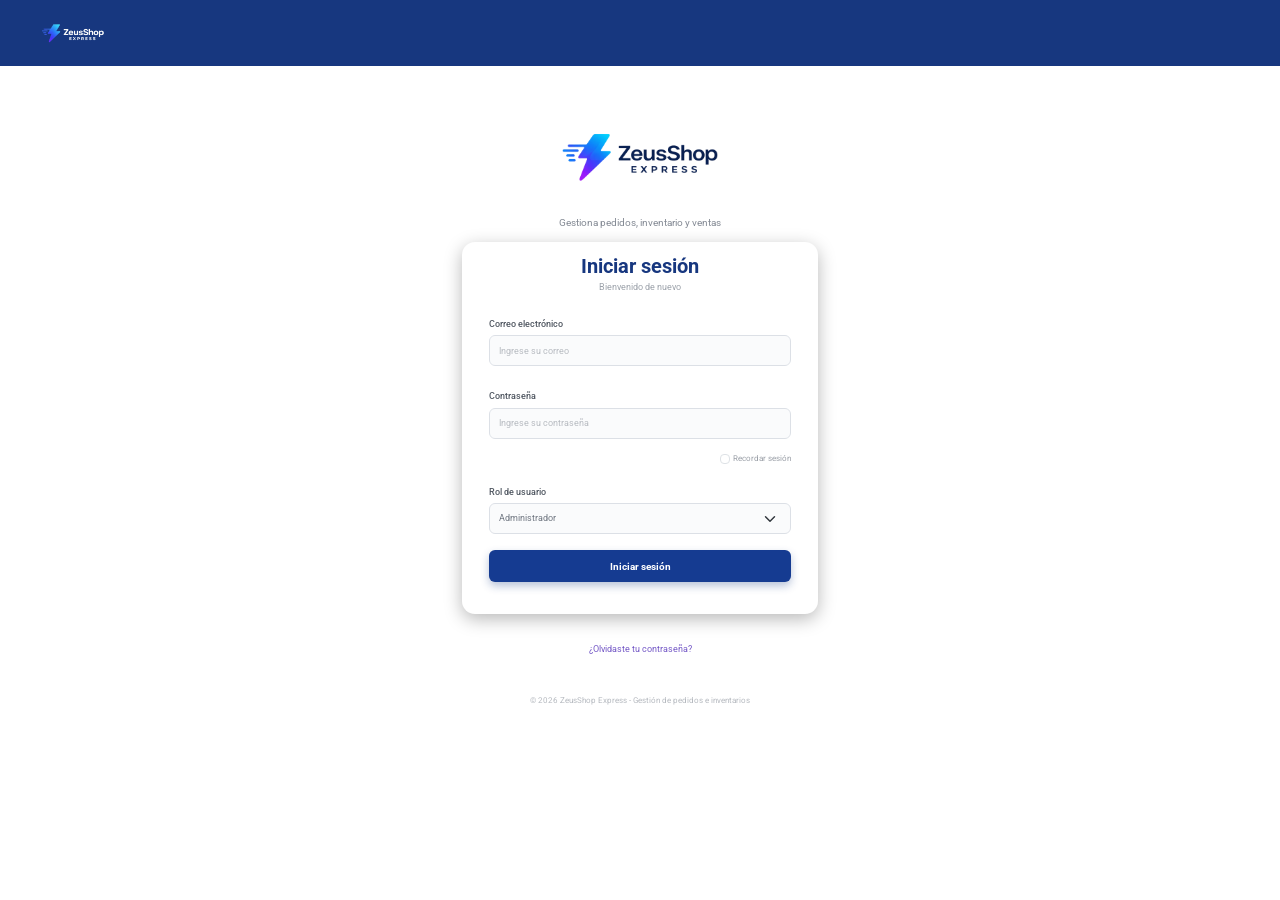
<file: index.html>
<!DOCTYPE html>
<html lang="es">

<head>
    <meta charset="UTF-8">
    <meta name="viewport" content="width=device-width, initial-scale=1.0">

    <title>ZeusShop Express | Iniciar sesión</title>

    <!-- Bootstrap 5 -->
    <link
        href="https://cdn.jsdelivr.net/npm/bootstrap@5.3.3/dist/css/bootstrap.min.css"
        rel="stylesheet"
    >

    <!-- Fuente Roboto -->
    <link
        href="https://fonts.googleapis.com/css2?family=Roboto:wght@300;400;500;700;900&display=swap"
        rel="stylesheet"
    >

    <!-- Nuestro CSS -->
    <link rel="stylesheet" href="assets/css/styles.css">
</head>


<body>

    <!-- Barra superior -->
    <header class="login-header">

        <div class="container-fluid">

            <img
                src="assets/img/logo-header.png"
                alt="ZeusShop Express"
                class="login-header-logo"
            >

        </div>

    </header>


    <!-- Contenido principal -->
    <main class="login-container">

        <div class="container">

            <div class="row justify-content-center">

                <div class="col-12 col-sm-10 col-md-6 col-lg-4">

                    <!-- Logo principal -->
                    <div class="text-center login-brand">

                        <img
                            src="assets/img/logo-login.png"
                            alt="ZeusShop Express"
                            class="login-logo"
                        >

                        <p>
                            Gestiona pedidos, inventario y ventas
                        </p>

                    </div>


                    <!-- Tarjeta de inicio de sesión -->
                    <div class="card login-card">

                        <div class="card-body">

                            <h1 class="login-title">
                                Iniciar sesión
                            </h1>

                            <p class="login-subtitle">
                                Bienvenido de nuevo
                            </p>


                            <!-- Formulario -->
                            <form id="loginForm">


                                <!-- Correo -->
                                <div class="mb-3">

                                    <label
                                        for="correo"
                                        class="form-label"
                                    >
                                        Correo electrónico
                                    </label>

                                    <input
                                        type="email"
                                        class="form-control"
                                        id="correo"
                                        placeholder="Ingrese su correo"
                                        required
                                    >

                                </div>


                                <!-- Contraseña -->
                                <div class="mb-2">

                                    <label
                                        for="password"
                                        class="form-label"
                                    >
                                        Contraseña
                                    </label>

                                    <input
                                        type="password"
                                        class="form-control"
                                        id="password"
                                        placeholder="Ingrese su contraseña"
                                        required
                                    >

                                </div>


                                <!-- Recordar sesión -->
                                <div class="form-check remember-container">

                                    <input
                                        class="form-check-input"
                                        type="checkbox"
                                        id="recordar"
                                    >

                                    <label
                                        class="form-check-label"
                                        for="recordar"
                                    >
                                        Recordar sesión
                                    </label>

                                </div>


                                <!-- Rol -->
                                <div class="mb-3">

                                    <label
                                        for="rol"
                                        class="form-label"
                                    >
                                        Rol de usuario
                                    </label>

                                    <select
                                        class="form-select"
                                        id="rol"
                                    >

                                        <option value="administrador">
                                            Administrador
                                        </option>

                                        <option value="vendedor">
                                            Vendedor
                                        </option>

                                    </select>

                                </div>


                                <!-- Botón -->
                                <button
                                    type="submit"
                                    class="btn login-button w-100"
                                >
                                    Iniciar sesión
                                </button>


                                <!-- Mensaje -->
                                <div
                                    id="loginMessage"
                                    class="mt-3"
                                ></div>

                            </form>

                        </div>

                    </div>


                    <!-- Recuperación -->
                    <div class="text-center">

                        <a
                            href="#"
                            id="forgotPassword"
                            class="forgot-password"
                        >
                            ¿Olvidaste tu contraseña?
                        </a>

                    </div>


                    <!-- Pie -->
                    <p class="login-footer text-center">

                        © 2026 ZeusShop Express
                        - Gestión de pedidos e inventarios

                    </p>

                </div>

            </div>

        </div>

    </main>


    <!-- JavaScript -->
    <script src="assets/js/app.js"></script>

</body>

</html>
</file>
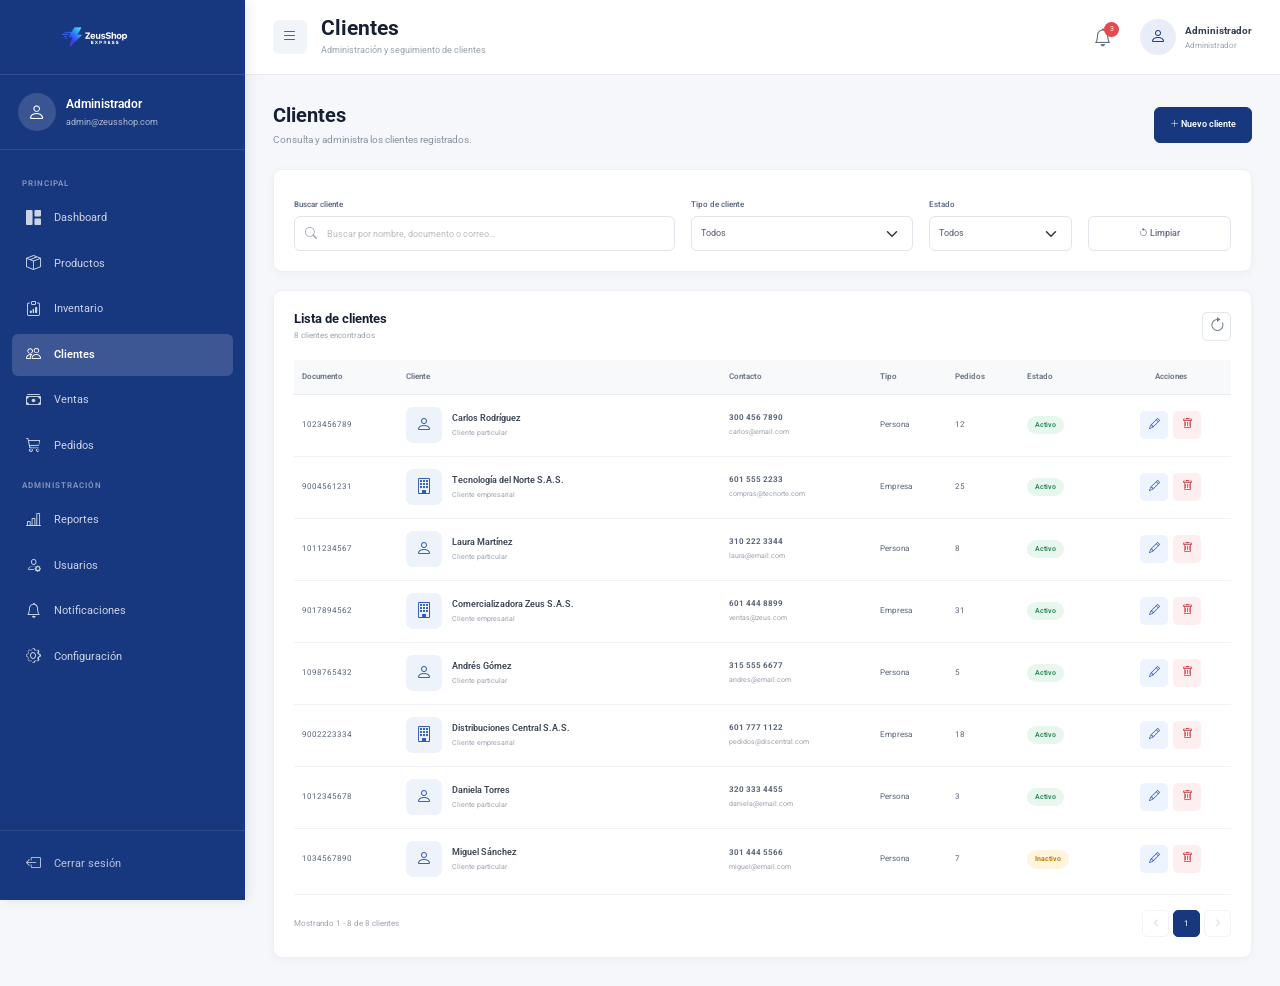
<file: pages/clientes.html>
<!DOCTYPE html>
<html lang="es">

<head>

    <meta charset="UTF-8">

    <meta name="viewport" content="width=device-width, initial-scale=1.0">

    <title>ZeusShop Express | Clientes</title>

    <!-- Bootstrap -->
    <link
        href="https://cdn.jsdelivr.net/npm/bootstrap@5.3.3/dist/css/bootstrap.min.css"
        rel="stylesheet"
    >

    <!-- Bootstrap Icons -->
    <link
        rel="stylesheet"
        href="https://cdn.jsdelivr.net/npm/bootstrap-icons@1.11.3/font/bootstrap-icons.min.css"
    >

    <!-- Fuente -->
    <link
        href="https://fonts.googleapis.com/css2?family=Roboto:wght@300;400;500;700;900&display=swap"
        rel="stylesheet"
    >

    <!-- CSS principal -->
    <link
        rel="stylesheet"
        href="../assets/css/styles.css"
    >

</head>


<body class="dashboard-body">


    <!-- =====================================================
         SIDEBAR
    ====================================================== -->

    <aside class="sidebar" id="sidebar">


        <div class="sidebar-logo">

            <img
                src="../assets/img/logo-sidebar.png"
                alt="ZeusShop Express"
            >

        </div>


        <div class="sidebar-user">

            <div class="user-avatar">

                <i class="bi bi-person"></i>

            </div>

            <div>

                <strong>Administrador</strong>

                <small>admin@zeusshop.com</small>

            </div>

        </div>


        <nav class="sidebar-menu">


            <p class="menu-title">
                PRINCIPAL
            </p>


            <a
                href="dashboard.html"
                class="menu-item"
            >

                <i class="bi bi-grid-1x2-fill"></i>

                <span>Dashboard</span>

            </a>


            <a
                href="productos.html"
                class="menu-item"
            >

                <i class="bi bi-box-seam"></i>

                <span>Productos</span>

            </a>


            <a
                href="inventario.html"
                class="menu-item"
            >

                <i class="bi bi-clipboard-data"></i>

                <span>Inventario</span>

            </a>


            <a
                href="clientes.html"
                class="menu-item active"
            >

                <i class="bi bi-people"></i>

                <span>Clientes</span>

            </a>


            <a
                href="ventas.html"
                class="menu-item"
            >

                <i class="bi bi-cash-stack"></i>

                <span>Ventas</span>

            </a>


            <a
                href="pedidos.html"
                class="menu-item"
            >

                <i class="bi bi-cart3"></i>

                <span>Pedidos</span>

            </a>


            <p class="menu-title">
                ADMINISTRACIÓN
            </p>


            <a
                href="reportes.html"
                class="menu-item"
            >

                <i class="bi bi-bar-chart-line"></i>

                <span>Reportes</span>

            </a>


            <a
                href="usuarios.html"
                class="menu-item"
            >

                <i class="bi bi-person-gear"></i>

                <span>Usuarios</span>

            </a>


            <a
                href="notificaciones.html"
                class="menu-item"
            >

                <i class="bi bi-bell"></i>

                <span>Notificaciones</span>

            </a>


            <a
                href="configuracion.html"
                class="menu-item"
            >

                <i class="bi bi-gear"></i>

                <span>Configuración</span>

            </a>


        </nav>


        <div class="sidebar-bottom">

            <a
                href="../index.html"
                class="menu-item logout"
                id="logoutButton"
            >

                <i class="bi bi-box-arrow-left"></i>

                <span>Cerrar sesión</span>

            </a>

        </div>


    </aside>



    <!-- =====================================================
         CONTENIDO PRINCIPAL
    ====================================================== -->

    <main class="dashboard-main">


        <!-- HEADER -->

        <header class="dashboard-header">


            <div class="header-left">

                <button
                    class="sidebar-toggle"
                    id="sidebarToggle"
                >

                    <i class="bi bi-list"></i>

                </button>


                <div>

                    <h1>
                        Clientes
                    </h1>

                    <p>
                        Administración y seguimiento de clientes
                    </p>

                </div>

            </div>


            <div class="header-right">


                <button
                    class="header-icon"
                    title="Notificaciones"
                >

                    <i class="bi bi-bell"></i>

                    <span class="notification-badge">
                        3
                    </span>

                </button>


                <div class="header-user">

                    <div class="header-avatar">

                        <i class="bi bi-person"></i>

                    </div>

                    <div>

                        <strong>
                            Administrador
                        </strong>

                        <small>
                            Administrador
                        </small>

                    </div>

                </div>

            </div>


        </header>



        <!-- =====================================================
             CONTENIDO CLIENTES
        ====================================================== -->

        <section class="dashboard-content">


            <!-- ENCABEZADO -->

            <div class="products-page-header">


                <div>

                    <h2>
                        Clientes
                    </h2>

                    <p>
                        Consulta y administra los clientes registrados.
                    </p>

                </div>


                <button
                    type="button"
                    class="btn btn-primary"
                    id="newClientButton"
                >

                    <i class="bi bi-plus-lg"></i>

                    Nuevo cliente

                </button>


            </div>



            <!-- =================================================
                 FILTROS
            ================================================== -->

            <div class="dashboard-panel products-filter-panel">


                <div class="row g-3 align-items-end">


                    <!-- BÚSQUEDA -->

                    <div class="col-12 col-lg-5">

                        <label
                            for="clientSearch"
                            class="form-label"
                        >
                            Buscar cliente
                        </label>


                        <div class="product-search">

                            <i class="bi bi-search"></i>

                            <input
                                type="text"
                                id="clientSearch"
                                class="form-control"
                                placeholder="Buscar por nombre, documento o correo..."
                            >

                        </div>

                    </div>



                    <!-- TIPO -->

                    <div class="col-12 col-md-4 col-lg-3">

                        <label
                            for="clientTypeFilter"
                            class="form-label"
                        >
                            Tipo de cliente
                        </label>


                        <select
                            id="clientTypeFilter"
                            class="form-select"
                        >

                            <option value="todos">
                                Todos
                            </option>

                            <option value="Persona">
                                Persona natural
                            </option>

                            <option value="Empresa">
                                Empresa
                            </option>

                        </select>

                    </div>



                    <!-- ESTADO -->

                    <div class="col-12 col-md-4 col-lg-2">

                        <label
                            for="clientStatusFilter"
                            class="form-label"
                        >
                            Estado
                        </label>


                        <select
                            id="clientStatusFilter"
                            class="form-select"
                        >

                            <option value="todos">
                                Todos
                            </option>

                            <option value="Activo">
                                Activo
                            </option>

                            <option value="Inactivo">
                                Inactivo
                            </option>

                        </select>

                    </div>



                    <!-- LIMPIAR -->

                    <div class="col-12 col-md-4 col-lg-2">

                        <button
                            type="button"
                            class="btn btn-light w-100"
                            id="clearClientFilters"
                        >

                            <i class="bi bi-arrow-counterclockwise"></i>

                            Limpiar

                        </button>

                    </div>


                </div>


            </div>



            <!-- =================================================
                 TABLA CLIENTES
            ================================================== -->

            <div class="dashboard-panel products-table-panel">


                <div class="panel-header">


                    <div>

                        <h3>
                            Lista de clientes
                        </h3>

                        <span id="clientCounter">
                            8 clientes encontrados
                        </span>

                    </div>


                    <div class="product-table-actions">

                        <button
                            type="button"
                            class="table-action-button"
                            title="Actualizar"
                            id="refreshClients"
                        >

                            <i class="bi bi-arrow-clockwise"></i>

                        </button>

                    </div>


                </div>



                <div class="table-responsive">


                    <table class="table dashboard-table products-table">


                        <thead>

                            <tr>

                                <th>
                                    Documento
                                </th>

                                <th>
                                    Cliente
                                </th>

                                <th>
                                    Contacto
                                </th>

                                <th>
                                    Tipo
                                </th>

                                <th>
                                    Pedidos
                                </th>

                                <th>
                                    Estado
                                </th>

                                <th class="text-center">
                                    Acciones
                                </th>

                            </tr>

                        </thead>


                        <tbody id="clientsTableBody">


                            <tr>

                                <td>
                                    1.023.456.789
                                </td>

                                <td>

                                    <div class="product-name-cell">

                                        <div class="product-image">

                                            <i class="bi bi-person"></i>

                                        </div>

                                        <div>

                                            <strong>
                                                Carlos Rodríguez
                                            </strong>

                                            <small>
                                                Cliente desde 2025
                                            </small>

                                        </div>

                                    </div>

                                </td>

                                <td>

                                    <strong>
                                        300 456 7890
                                    </strong>

                                    <small class="d-block text-muted">
                                        carlos@email.com
                                    </small>

                                </td>

                                <td>
                                    Persona
                                </td>

                                <td>
                                    12
                                </td>

                                <td>

                                    <span class="status completed">
                                        Activo
                                    </span>

                                </td>

                                <td>

                                    <div class="product-actions">

                                        <button
                                            class="product-action edit client-edit"
                                            title="Editar"
                                            data-document="1023456789"
                                        >

                                            <i class="bi bi-pencil"></i>

                                        </button>


                                        <button
                                            class="product-action delete client-delete"
                                            title="Eliminar"
                                            data-document="1023456789"
                                        >

                                            <i class="bi bi-trash"></i>

                                        </button>

                                    </div>

                                </td>

                            </tr>



                            <tr>

                                <td>
                                    900.456.123-1
                                </td>

                                <td>

                                    <div class="product-name-cell">

                                        <div class="product-image">

                                            <i class="bi bi-building"></i>

                                        </div>

                                        <div>

                                            <strong>
                                                Tecnología del Norte S.A.S.
                                            </strong>

                                            <small>
                                                Cliente empresarial
                                            </small>

                                        </div>

                                    </div>

                                </td>

                                <td>

                                    <strong>
                                        601 555 2233
                                    </strong>

                                    <small class="d-block text-muted">
                                        compras@tecnorte.com
                                    </small>

                                </td>

                                <td>
                                    Empresa
                                </td>

                                <td>
                                    25
                                </td>

                                <td>

                                    <span class="status completed">
                                        Activo
                                    </span>

                                </td>

                                <td>

                                    <div class="product-actions">

                                        <button
                                            class="product-action edit client-edit"
                                            title="Editar"
                                            data-document="9004561231"
                                        >

                                            <i class="bi bi-pencil"></i>

                                        </button>


                                        <button
                                            class="product-action delete client-delete"
                                            title="Eliminar"
                                            data-document="9004561231"
                                        >

                                            <i class="bi bi-trash"></i>

                                        </button>

                                    </div>

                                </td>

                            </tr>



                            <tr>

                                <td>
                                    1.011.234.567
                                </td>

                                <td>

                                    <div class="product-name-cell">

                                        <div class="product-image">

                                            <i class="bi bi-person"></i>

                                        </div>

                                        <div>

                                            <strong>
                                                Laura Martínez
                                            </strong>

                                            <small>
                                                Cliente desde 2026
                                            </small>

                                        </div>

                                    </div>

                                </td>

                                <td>

                                    <strong>
                                        310 222 3344
                                    </strong>

                                    <small class="d-block text-muted">
                                        laura@email.com
                                    </small>

                                </td>

                                <td>
                                    Persona
                                </td>

                                <td>
                                    8
                                </td>

                                <td>

                                    <span class="status completed">
                                        Activo
                                    </span>

                                </td>

                                <td>

                                    <div class="product-actions">

                                        <button
                                            class="product-action edit client-edit"
                                            title="Editar"
                                            data-document="1011234567"
                                        >

                                            <i class="bi bi-pencil"></i>

                                        </button>


                                        <button
                                            class="product-action delete client-delete"
                                            title="Eliminar"
                                            data-document="1011234567"
                                        >

                                            <i class="bi bi-trash"></i>

                                        </button>

                                    </div>

                                </td>

                            </tr>



                            <tr>

                                <td>
                                    901.789.456-2
                                </td>

                                <td>

                                    <div class="product-name-cell">

                                        <div class="product-image">

                                            <i class="bi bi-building"></i>

                                        </div>

                                        <div>

                                            <strong>
                                                Comercializadora Zeus S.A.S.
                                            </strong>

                                            <small>
                                                Cliente empresarial
                                            </small>

                                        </div>

                                    </div>

                                </td>

                                <td>

                                    <strong>
                                        601 444 8899
                                    </strong>

                                    <small class="d-block text-muted">
                                        ventas@zeus.com
                                    </small>

                                </td>

                                <td>
                                    Empresa
                                </td>

                                <td>
                                    31
                                </td>

                                <td>

                                    <span class="status completed">
                                        Activo
                                    </span>

                                </td>

                                <td>

                                    <div class="product-actions">

                                        <button
                                            class="product-action edit client-edit"
                                            title="Editar"
                                            data-document="9017894562"
                                        >

                                            <i class="bi bi-pencil"></i>

                                        </button>


                                        <button
                                            class="product-action delete client-delete"
                                            title="Eliminar"
                                            data-document="9017894562"
                                        >

                                            <i class="bi bi-trash"></i>

                                        </button>

                                    </div>

                                </td>

                            </tr>



                            <tr>

                                <td>
                                    1.098.765.432
                                </td>

                                <td>

                                    <div class="product-name-cell">

                                        <div class="product-image">

                                            <i class="bi bi-person"></i>

                                        </div>

                                        <div>

                                            <strong>
                                                Andrés Gómez
                                            </strong>

                                            <small>
                                                Cliente desde 2025
                                            </small>

                                        </div>

                                    </div>

                                </td>

                                <td>

                                    <strong>
                                        315 555 6677
                                    </strong>

                                    <small class="d-block text-muted">
                                        andres@email.com
                                    </small>

                                </td>

                                <td>
                                    Persona
                                </td>

                                <td>
                                    5
                                </td>

                                <td>

                                    <span class="status completed">
                                        Activo
                                    </span>

                                </td>

                                <td>

                                    <div class="product-actions">

                                        <button
                                            class="product-action edit client-edit"
                                            title="Editar"
                                            data-document="1098765432"
                                        >

                                            <i class="bi bi-pencil"></i>

                                        </button>


                                        <button
                                            class="product-action delete client-delete"
                                            title="Eliminar"
                                            data-document="1098765432"
                                        >

                                            <i class="bi bi-trash"></i>

                                        </button>

                                    </div>

                                </td>

                            </tr>



                            <tr>

                                <td>
                                    900.222.333-4
                                </td>

                                <td>

                                    <div class="product-name-cell">

                                        <div class="product-image">

                                            <i class="bi bi-building"></i>

                                        </div>

                                        <div>

                                            <strong>
                                                Distribuciones Central S.A.S.
                                            </strong>

                                            <small>
                                                Cliente empresarial
                                            </small>

                                        </div>

                                    </div>

                                </td>

                                <td>

                                    <strong>
                                        601 777 1122
                                    </strong>

                                    <small class="d-block text-muted">
                                        pedidos@discentral.com
                                    </small>

                                </td>

                                <td>
                                    Empresa
                                </td>

                                <td>
                                    18
                                </td>

                                <td>

                                    <span class="status completed">
                                        Activo
                                    </span>

                                </td>

                                <td>

                                    <div class="product-actions">

                                        <button
                                            class="product-action edit client-edit"
                                            title="Editar"
                                            data-document="9002223334"
                                        >

                                            <i class="bi bi-pencil"></i>

                                        </button>


                                        <button
                                            class="product-action delete client-delete"
                                            title="Eliminar"
                                            data-document="9002223334"
                                        >

                                            <i class="bi bi-trash"></i>

                                        </button>

                                    </div>

                                </td>

                            </tr>



                            <tr>

                                <td>
                                    1.012.345.678
                                </td>

                                <td>

                                    <div class="product-name-cell">

                                        <div class="product-image">

                                            <i class="bi bi-person"></i>

                                        </div>

                                        <div>

                                            <strong>
                                                Daniela Torres
                                            </strong>

                                            <small>
                                                Cliente desde 2026
                                            </small>

                                        </div>

                                    </div>

                                </td>

                                <td>

                                    <strong>
                                        320 333 4455
                                    </strong>

                                    <small class="d-block text-muted">
                                        daniela@email.com
                                    </small>

                                </td>

                                <td>
                                    Persona
                                </td>

                                <td>
                                    3
                                </td>

                                <td>

                                    <span class="status completed">
                                        Activo
                                    </span>

                                </td>

                                <td>

                                    <div class="product-actions">

                                        <button
                                            class="product-action edit client-edit"
                                            title="Editar"
                                            data-document="1012345678"
                                        >

                                            <i class="bi bi-pencil"></i>

                                        </button>


                                        <button
                                            class="product-action delete client-delete"
                                            title="Eliminar"
                                            data-document="1012345678"
                                        >

                                            <i class="bi bi-trash"></i>

                                        </button>

                                    </div>

                                </td>

                            </tr>



                            <tr>

                                <td>
                                    1.034.567.890
                                </td>

                                <td>

                                    <div class="product-name-cell">

                                        <div class="product-image">

                                            <i class="bi bi-person"></i>

                                        </div>

                                        <div>

                                            <strong>
                                                Miguel Sánchez
                                            </strong>

                                            <small>
                                                Cliente desde 2026
                                            </small>

                                        </div>

                                    </div>

                                </td>

                                <td>

                                    <strong>
                                        301 444 5566
                                    </strong>

                                    <small class="d-block text-muted">
                                        miguel@email.com
                                    </small>

                                </td>

                                <td>
                                    Persona
                                </td>

                                <td>
                                    7
                                </td>

                                <td>

                                    <span class="status pending">
                                        Inactivo
                                    </span>

                                </td>

                                <td>

                                    <div class="product-actions">

                                        <button
                                            class="product-action edit client-edit"
                                            title="Editar"
                                            data-document="1034567890"
                                        >

                                            <i class="bi bi-pencil"></i>

                                        </button>


                                        <button
                                            class="product-action delete client-delete"
                                            title="Eliminar"
                                            data-document="1034567890"
                                        >

                                            <i class="bi bi-trash"></i>

                                        </button>

                                    </div>

                                </td>

                            </tr>


                        </tbody>

                    </table>

                </div>



                <!-- PAGINACIÓN -->

                <div class="products-pagination">


                    <span id="clientPaginationText">
                        Mostrando 1 - 8 de 8 clientes
                    </span>


                    <div>

                        <button
                            class="pagination-button"
                            disabled
                        >

                            <i class="bi bi-chevron-left"></i>

                        </button>


                        <button
                            class="pagination-button active"
                        >
                            1
                        </button>


                        <button
                            class="pagination-button"
                            disabled
                        >

                            <i class="bi bi-chevron-right"></i>

                        </button>

                    </div>


                </div>


            </div>


        </section>


    </main>



    <!-- =====================================================
         MODAL NUEVO CLIENTE
    ====================================================== -->

    <div
        class="modal fade"
        id="clientModal"
        tabindex="-1"
        aria-hidden="true"
    >

        <div class="modal-dialog modal-dialog-centered">

            <div class="modal-content">


                <div class="modal-header">

                    <div>

                        <h5 class="modal-title">
                            Nuevo cliente
                        </h5>

                        <small>
                            Registra la información del cliente.
                        </small>

                    </div>


                    <button
                        type="button"
                        class="btn-close"
                        data-bs-dismiss="modal"
                    ></button>

                </div>



                <form id="clientForm">


                    <div class="modal-body">


                        <div class="row g-3">


                            <!-- DOCUMENTO -->

                            <div class="col-12 col-md-6">

                                <label
                                    for="clientDocument"
                                    class="form-label"
                                >
                                    Documento / NIT
                                </label>

                                <input
                                    type="text"
                                    class="form-control"
                                    id="clientDocument"
                                    placeholder="Número de documento"
                                    required
                                >

                            </div>



                            <!-- NOMBRE -->

                            <div class="col-12 col-md-6">

                                <label
                                    for="clientName"
                                    class="form-label"
                                >
                                    Nombre / Razón social
                                </label>

                                <input
                                    type="text"
                                    class="form-control"
                                    id="clientName"
                                    placeholder="Nombre completo"
                                    required
                                >

                            </div>



                            <!-- TELÉFONO -->

                            <div class="col-12 col-md-6">

                                <label
                                    for="clientPhone"
                                    class="form-label"
                                >
                                    Teléfono
                                </label>

                                <input
                                    type="tel"
                                    class="form-control"
                                    id="clientPhone"
                                    placeholder="Número de teléfono"
                                    required
                                >

                            </div>



                            <!-- CORREO -->

                            <div class="col-12 col-md-6">

                                <label
                                    for="clientEmail"
                                    class="form-label"
                                >
                                    Correo electrónico
                                </label>

                                <input
                                    type="email"
                                    class="form-control"
                                    id="clientEmail"
                                    placeholder="correo@ejemplo.com"
                                    required
                                >

                            </div>



                            <!-- TIPO -->

                            <div class="col-12 col-md-6">

                                <label
                                    for="clientType"
                                    class="form-label"
                                >
                                    Tipo de cliente
                                </label>

                                <select
                                    class="form-select"
                                    id="clientType"
                                    required
                                >

                                    <option value="">
                                        Seleccionar
                                    </option>

                                    <option value="Persona">
                                        Persona natural
                                    </option>

                                    <option value="Empresa">
                                        Empresa
                                    </option>

                                </select>

                            </div>



                            <!-- ESTADO -->

                            <div class="col-12 col-md-6">

                                <label
                                    for="clientStatus"
                                    class="form-label"
                                >
                                    Estado
                                </label>

                                <select
                                    class="form-select"
                                    id="clientStatus"
                                    required
                                >

                                    <option value="Activo">
                                        Activo
                                    </option>

                                    <option value="Inactivo">
                                        Inactivo
                                    </option>

                                </select>

                            </div>



                            <!-- DIRECCIÓN -->

                            <div class="col-12">

                                <label
                                    for="clientAddress"
                                    class="form-label"
                                >
                                    Dirección
                                </label>

                                <input
                                    type="text"
                                    class="form-control"
                                    id="clientAddress"
                                    placeholder="Dirección del cliente"
                                    required
                                >

                            </div>


                        </div>


                    </div>



                    <div class="modal-footer">


                        <button
                            type="button"
                            class="btn btn-light"
                            data-bs-dismiss="modal"
                        >
                            Cancelar
                        </button>


                        <button
                            type="submit"
                            class="btn btn-primary"
                        >

                            <i class="bi bi-check-lg"></i>

                            Guardar cliente

                        </button>


                    </div>


                </form>


            </div>

        </div>

    </div>



    <!-- Bootstrap JS -->

    <script
        src="https://cdn.jsdelivr.net/npm/bootstrap@5.3.3/dist/js/bootstrap.bundle.min.js"
    ></script>


    <!-- JavaScript principal -->

    <script src="../assets/js/app.js"></script>


</body>

</html>
</file>
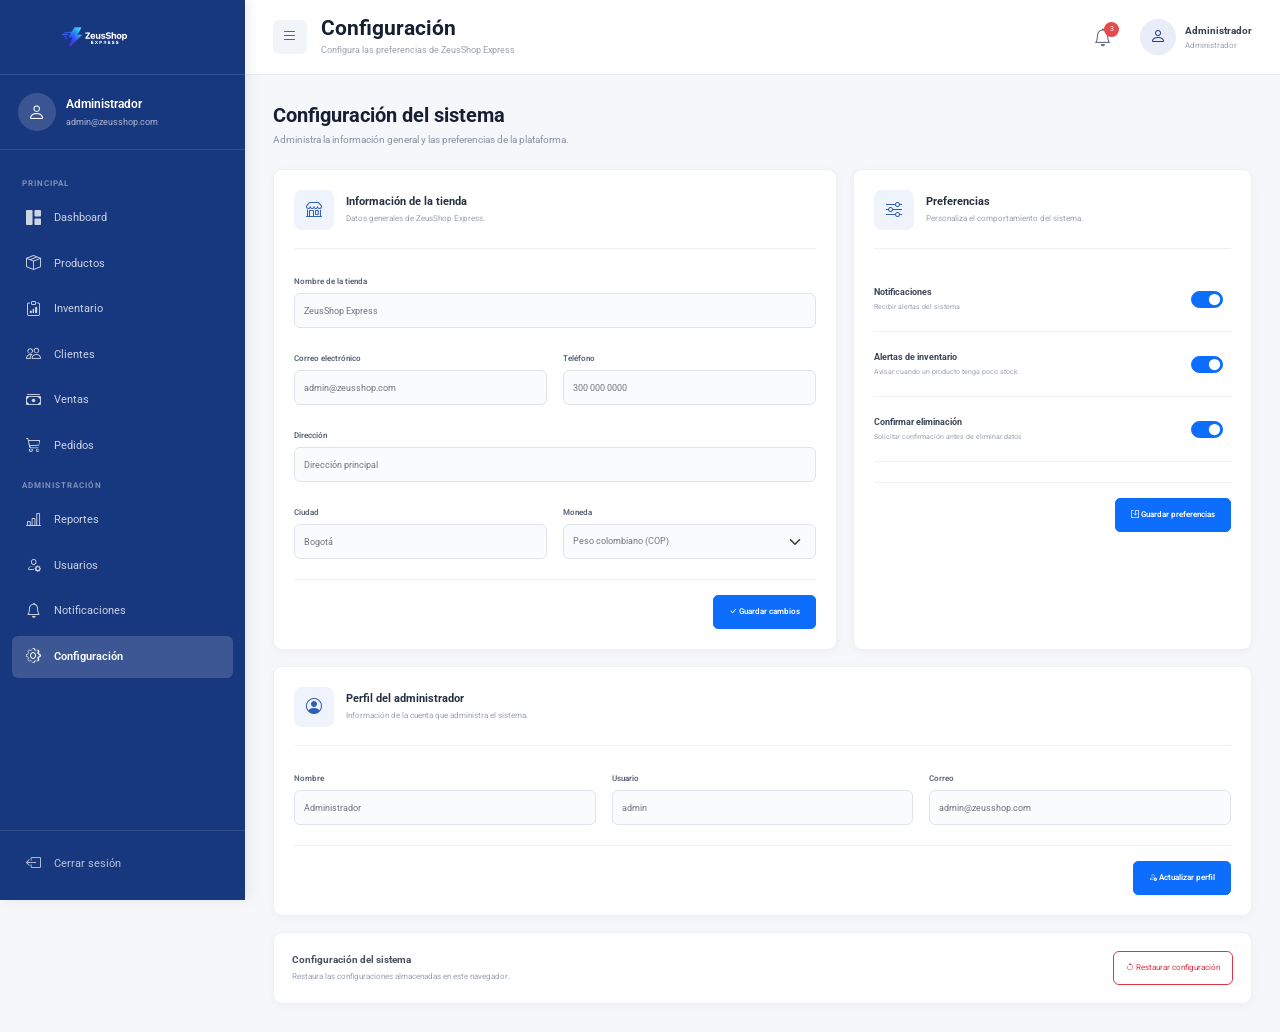
<file: pages/configuracion.html>
<!DOCTYPE html>
<html lang="es">

<head>
    <meta charset="UTF-8">
    <meta name="viewport" content="width=device-width, initial-scale=1.0">

    <title>ZeusShop Express | Configuración</title>

    <link
        href="https://cdn.jsdelivr.net/npm/bootstrap@5.3.3/dist/css/bootstrap.min.css"
        rel="stylesheet">

    <link
        rel="stylesheet"
        href="https://cdn.jsdelivr.net/npm/bootstrap-icons@1.11.3/font/bootstrap-icons.min.css">

    <link
        href="https://fonts.googleapis.com/css2?family=Roboto:wght@300;400;500;700;900&display=swap"
        rel="stylesheet">

    <link rel="stylesheet" href="../assets/css/styles.css">
</head>

<body class="dashboard-body">

    <!-- SIDEBAR -->

    <aside class="sidebar" id="sidebar">

        <div class="sidebar-logo">
            <img src="../assets/img/logo-sidebar.png" alt="ZeusShop Express">
        </div>

        <div class="sidebar-user">

            <div class="user-avatar">
                <i class="bi bi-person"></i>
            </div>

            <div>
                <strong>Administrador</strong>
                <small>admin@zeusshop.com</small>
            </div>

        </div>

        <nav class="sidebar-menu">

            <p class="menu-title">PRINCIPAL</p>

            <a href="dashboard.html" class="menu-item">
                <i class="bi bi-grid-1x2-fill"></i>
                <span>Dashboard</span>
            </a>

            <a href="productos.html" class="menu-item">
                <i class="bi bi-box-seam"></i>
                <span>Productos</span>
            </a>

            <a href="inventario.html" class="menu-item">
                <i class="bi bi-clipboard-data"></i>
                <span>Inventario</span>
            </a>

            <a href="clientes.html" class="menu-item">
                <i class="bi bi-people"></i>
                <span>Clientes</span>
            </a>

            <a href="ventas.html" class="menu-item">
                <i class="bi bi-cash-stack"></i>
                <span>Ventas</span>
            </a>

            <a href="pedidos.html" class="menu-item">
                <i class="bi bi-cart3"></i>
                <span>Pedidos</span>
            </a>

            <p class="menu-title">ADMINISTRACIÓN</p>

            <a href="reportes.html" class="menu-item">
                <i class="bi bi-bar-chart-line"></i>
                <span>Reportes</span>
            </a>

            <a href="usuarios.html" class="menu-item">
                <i class="bi bi-person-gear"></i>
                <span>Usuarios</span>
            </a>

            <a href="notificaciones.html" class="menu-item">
                <i class="bi bi-bell"></i>
                <span>Notificaciones</span>
            </a>

            <a href="configuracion.html" class="menu-item active">
                <i class="bi bi-gear"></i>
                <span>Configuración</span>
            </a>

        </nav>

        <div class="sidebar-bottom">

            <a href="../index.html" class="menu-item logout">
                <i class="bi bi-box-arrow-left"></i>
                <span>Cerrar sesión</span>
            </a>

        </div>

    </aside>


    <!-- CONTENIDO -->

    <main class="dashboard-main">

        <header class="dashboard-header">

            <div class="header-left">

                <button class="sidebar-toggle" id="sidebarToggle">
                    <i class="bi bi-list"></i>
                </button>

                <div>

                    <h1>Configuración</h1>

                    <p>
                        Configura las preferencias de ZeusShop Express
                    </p>

                </div>

            </div>


            <div class="header-right">

                <button class="header-icon">

                    <i class="bi bi-bell"></i>

                    <span class="notification-badge">
                        3
                    </span>

                </button>


                <div class="header-user">

                    <div class="header-avatar">
                        <i class="bi bi-person"></i>
                    </div>

                    <div>

                        <strong>
                            Administrador
                        </strong>

                        <small>
                            Administrador
                        </small>

                    </div>

                </div>

            </div>

        </header>


        <section class="dashboard-content">

            <div class="products-page-header">

                <div>

                    <h2>
                        Configuración del sistema
                    </h2>

                    <p>
                        Administra la información general y las preferencias de la plataforma.
                    </p>

                </div>

            </div>


            <div class="row g-3">

                <!-- INFORMACIÓN DE LA TIENDA -->

                <div class="col-12 col-lg-7">

                    <div class="dashboard-panel settings-panel">

                        <div class="settings-header">

                            <div class="settings-icon">
                                <i class="bi bi-shop"></i>
                            </div>

                            <div>

                                <h3>
                                    Información de la tienda
                                </h3>

                                <p>
                                    Datos generales de ZeusShop Express.
                                </p>

                            </div>

                        </div>


                        <form id="storeSettingsForm">

                            <div class="row g-3">

                                <div class="col-12">

                                    <label class="form-label">
                                        Nombre de la tienda
                                    </label>

                                    <input
                                        type="text"
                                        id="storeName"
                                        class="form-control"
                                        required>

                                </div>


                                <div class="col-12 col-md-6">

                                    <label class="form-label">
                                        Correo electrónico
                                    </label>

                                    <input
                                        type="email"
                                        id="storeEmail"
                                        class="form-control"
                                        required>

                                </div>


                                <div class="col-12 col-md-6">

                                    <label class="form-label">
                                        Teléfono
                                    </label>

                                    <input
                                        type="text"
                                        id="storePhone"
                                        class="form-control">

                                </div>


                                <div class="col-12">

                                    <label class="form-label">
                                        Dirección
                                    </label>

                                    <input
                                        type="text"
                                        id="storeAddress"
                                        class="form-control">

                                </div>


                                <div class="col-12 col-md-6">

                                    <label class="form-label">
                                        Ciudad
                                    </label>

                                    <input
                                        type="text"
                                        id="storeCity"
                                        class="form-control">

                                </div>


                                <div class="col-12 col-md-6">

                                    <label class="form-label">
                                        Moneda
                                    </label>

                                    <select
                                        id="storeCurrency"
                                        class="form-select">

                                        <option value="COP">
                                            Peso colombiano (COP)
                                        </option>

                                        <option value="USD">
                                            Dólar estadounidense (USD)
                                        </option>

                                        <option value="EUR">
                                            Euro (EUR)
                                        </option>

                                    </select>

                                </div>

                            </div>


                            <div class="settings-footer">

                                <button
                                    type="submit"
                                    class="btn btn-primary">

                                    <i class="bi bi-check-lg"></i>

                                    Guardar cambios

                                </button>

                            </div>

                        </form>

                    </div>

                </div>


                <!-- PREFERENCIAS -->

                <div class="col-12 col-lg-5">

                    <div class="dashboard-panel settings-panel">

                        <div class="settings-header">

                            <div class="settings-icon">
                                <i class="bi bi-sliders"></i>
                            </div>

                            <div>

                                <h3>
                                    Preferencias
                                </h3>

                                <p>
                                    Personaliza el comportamiento del sistema.
                                </p>

                            </div>

                        </div>


                        <div class="settings-option">

                            <div>

                                <strong>
                                    Notificaciones
                                </strong>

                                <small>
                                    Recibir alertas del sistema
                                </small>

                            </div>

                            <div class="form-check form-switch">

                                <input
                                    class="form-check-input"
                                    type="checkbox"
                                    id="notificationsEnabled">

                            </div>

                        </div>


                        <div class="settings-option">

                            <div>

                                <strong>
                                    Alertas de inventario
                                </strong>

                                <small>
                                    Avisar cuando un producto tenga poco stock
                                </small>

                            </div>

                            <div class="form-check form-switch">

                                <input
                                    class="form-check-input"
                                    type="checkbox"
                                    id="inventoryAlerts">

                            </div>

                        </div>


                        <div class="settings-option">

                            <div>

                                <strong>
                                    Confirmar eliminación
                                </strong>

                                <small>
                                    Solicitar confirmación antes de eliminar datos
                                </small>

                            </div>

                            <div class="form-check form-switch">

                                <input
                                    class="form-check-input"
                                    type="checkbox"
                                    id="deleteConfirmation">

                            </div>

                        </div>


                        <div class="settings-footer">

                            <button
                                class="btn btn-primary"
                                id="savePreferences">

                                <i class="bi bi-save"></i>

                                Guardar preferencias

                            </button>

                        </div>

                    </div>

                </div>


                <!-- PERFIL -->

                <div class="col-12">

                    <div class="dashboard-panel settings-panel">

                        <div class="settings-header">

                            <div class="settings-icon">
                                <i class="bi bi-person-circle"></i>
                            </div>

                            <div>

                                <h3>
                                    Perfil del administrador
                                </h3>

                                <p>
                                    Información de la cuenta que administra el sistema.
                                </p>

                            </div>

                        </div>


                        <form id="profileSettingsForm">

                            <div class="row g-3">

                                <div class="col-12 col-md-4">

                                    <label class="form-label">
                                        Nombre
                                    </label>

                                    <input
                                        type="text"
                                        id="adminName"
                                        class="form-control"
                                        value="Administrador"
                                        required>

                                </div>


                                <div class="col-12 col-md-4">

                                    <label class="form-label">
                                        Usuario
                                    </label>

                                    <input
                                        type="text"
                                        id="adminUsername"
                                        class="form-control"
                                        value="admin"
                                        required>

                                </div>


                                <div class="col-12 col-md-4">

                                    <label class="form-label">
                                        Correo
                                    </label>

                                    <input
                                        type="email"
                                        id="adminEmail"
                                        class="form-control"
                                        value="admin@zeusshop.com"
                                        required>

                                </div>

                            </div>


                            <div class="settings-footer">

                                <button
                                    type="submit"
                                    class="btn btn-primary">

                                    <i class="bi bi-person-check"></i>

                                    Actualizar perfil

                                </button>

                            </div>

                        </form>

                    </div>

                </div>


                <!-- SISTEMA -->

                <div class="col-12">

                    <div class="dashboard-panel settings-danger-panel">

                        <div>

                            <h3>
                                Configuración del sistema
                            </h3>

                            <p>
                                Restaura las configuraciones almacenadas en este navegador.
                            </p>

                        </div>


                        <button
                            class="btn btn-outline-danger"
                            id="resetSettings">

                            <i class="bi bi-arrow-counterclockwise"></i>

                            Restaurar configuración

                        </button>

                    </div>

                </div>

            </div>

        </section>

    </main>


    <script
        src="https://cdn.jsdelivr.net/npm/bootstrap@5.3.3/dist/js/bootstrap.bundle.min.js">
    </script>

    <script src="../assets/js/app.js"></script>

</body>

</html>
</file>
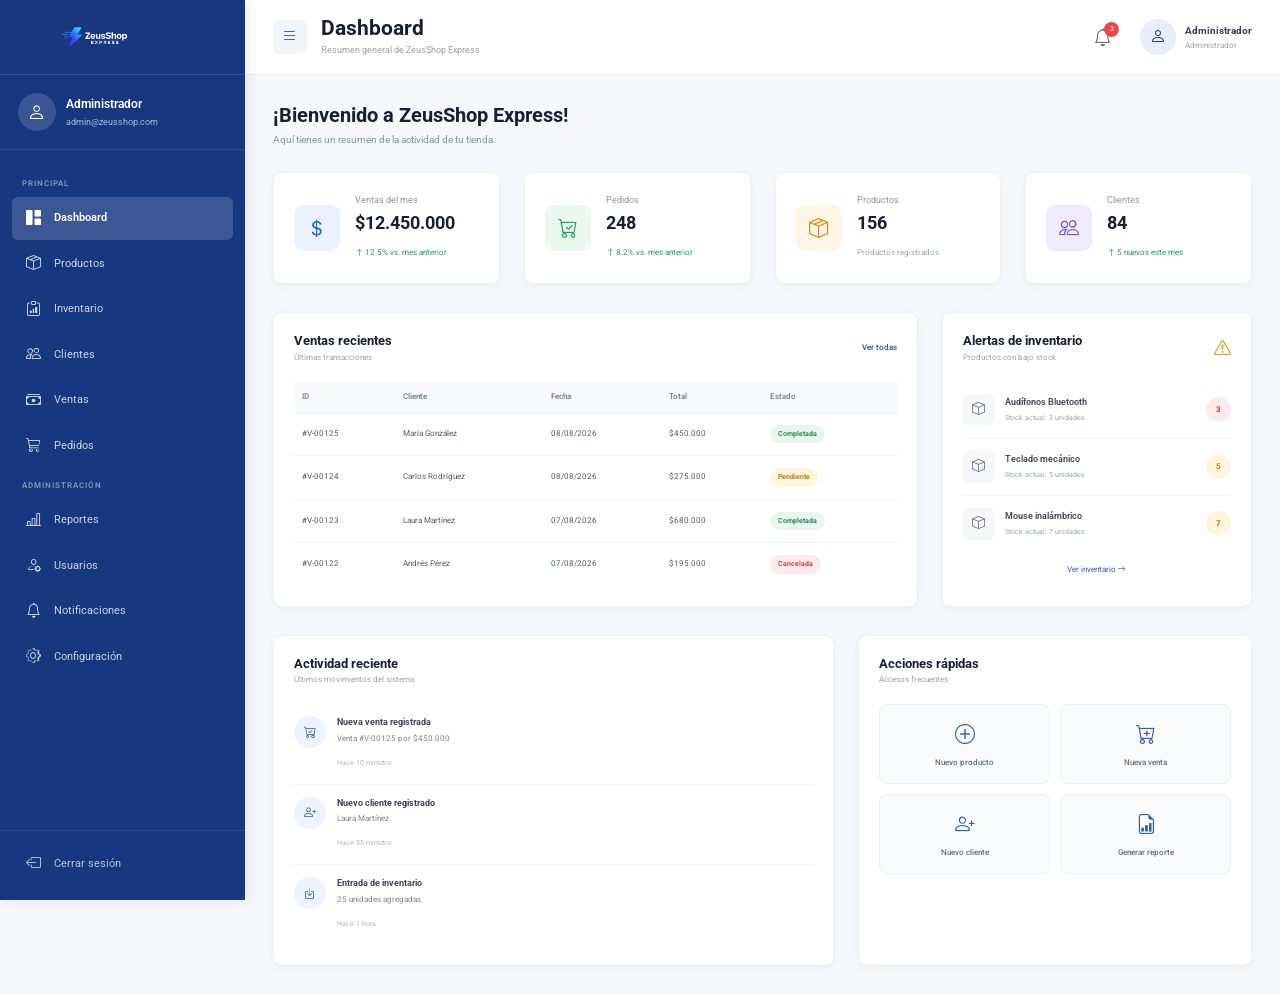
<file: pages/Dashboard.html>
<!DOCTYPE html>
<html lang="es">

<head>

    <meta charset="UTF-8">

    <meta name="viewport" content="width=device-width, initial-scale=1.0">

    <title>ZeusShop Express | Dashboard</title>

    <!-- Bootstrap 5 -->
    <link
        href="https://cdn.jsdelivr.net/npm/bootstrap@5.3.3/dist/css/bootstrap.min.css"
        rel="stylesheet"
    >

    <!-- Iconos Bootstrap -->
    <link
        rel="stylesheet"
        href="https://cdn.jsdelivr.net/npm/bootstrap-icons@1.11.3/font/bootstrap-icons.min.css"
    >

    <!-- Fuente -->
    <link
        href="https://fonts.googleapis.com/css2?family=Roboto:wght@300;400;500;700;900&display=swap"
        rel="stylesheet"
    >

    <!-- CSS -->
    <link
        rel="stylesheet"
        href="../assets/css/styles.css"
    >

</head>


<body class="dashboard-body">


    <!-- =================================================
         BARRA LATERAL
    ================================================== -->

    <aside class="sidebar" id="sidebar">


        <!-- Logo -->

        <div class="sidebar-logo">

            <img
                src="../assets/img/logo-sidebar.png"
                alt="ZeusShop Express"
            >

        </div>


        <!-- Usuario -->

        <div class="sidebar-user">

            <div class="user-avatar">

                <i class="bi bi-person"></i>

            </div>

            <div>

                <strong>Administrador</strong>

                <small>admin@zeusshop.com</small>

            </div>

        </div>


        <!-- Menú -->

        <nav class="sidebar-menu">


            <p class="menu-title">
                PRINCIPAL
            </p>


            <a
                href="dashboard.html"
                class="menu-item active"
            >

                <i class="bi bi-grid-1x2-fill"></i>

                <span>Dashboard</span>

            </a>


            <a
                href="productos.html"
                class="menu-item"
            >

                <i class="bi bi-box-seam"></i>

                <span>Productos</span>

            </a>


            <a
                href="inventario.html"
                class="menu-item"
            >

                <i class="bi bi-clipboard-data"></i>

                <span>Inventario</span>

            </a>


            <a
                href="clientes.html"
                class="menu-item"
            >

                <i class="bi bi-people"></i>

                <span>Clientes</span>

            </a>


            <a
                href="ventas.html"
                class="menu-item"
            >

                <i class="bi bi-cash-stack"></i>

                <span>Ventas</span>

            </a>


            <a
                href="pedidos.html"
                class="menu-item"
            >

                <i class="bi bi-cart3"></i>

                <span>Pedidos</span>

            </a>


            <p class="menu-title">
                ADMINISTRACIÓN
            </p>


            <a
                href="reportes.html"
                class="menu-item"
            >

                <i class="bi bi-bar-chart-line"></i>

                <span>Reportes</span>

            </a>


            <a
                href="usuarios.html"
                class="menu-item"
            >

                <i class="bi bi-person-gear"></i>

                <span>Usuarios</span>

            </a>


            <a
                href="notificaciones.html"
                class="menu-item"
            >

                <i class="bi bi-bell"></i>

                <span>Notificaciones</span>

            </a>


            <a
                href="configuracion.html"
                class="menu-item"
            >

                <i class="bi bi-gear"></i>

                <span>Configuración</span>

            </a>


        </nav>


        <!-- Cerrar sesión -->

        <div class="sidebar-bottom">

            <a
                href="../index.html"
                class="menu-item logout"
                id="logoutButton"
            >

                <i class="bi bi-box-arrow-left"></i>

                <span>Cerrar sesión</span>

            </a>

        </div>


    </aside>



    <!-- =================================================
         CONTENIDO PRINCIPAL
    ================================================== -->

    <main class="dashboard-main">


        <!-- Barra superior -->

        <header class="dashboard-header">


            <div class="header-left">

                <button
                    class="sidebar-toggle"
                    id="sidebarToggle"
                >

                    <i class="bi bi-list"></i>

                </button>


                <div>

                    <h1>
                        Dashboard
                    </h1>

                    <p>
                        Resumen general de ZeusShop Express
                    </p>

                </div>

            </div>


            <div class="header-right">


                <!-- Notificaciones -->

                <button
                    class="header-icon"
                    title="Notificaciones"
                >

                    <i class="bi bi-bell"></i>

                    <span class="notification-badge">
                        3
                    </span>

                </button>


                <!-- Usuario -->

                <div class="header-user">

                    <div class="header-avatar">

                        <i class="bi bi-person"></i>

                    </div>

                    <div>

                        <strong>
                            Administrador
                        </strong>

                        <small>
                            Administrador
                        </small>

                    </div>

                </div>

            </div>


        </header>



        <!-- =================================================
             CONTENIDO
        ================================================== -->

        <section class="dashboard-content">


            <!-- Bienvenida -->

            <div class="welcome-section">

                <div>

                    <h2>
                        ¡Bienvenido a ZeusShop Express!
                    </h2>

                    <p>
                        Aquí tienes un resumen de la actividad de tu tienda.
                    </p>

                </div>

            </div>



            <!-- =================================================
                 TARJETAS DE RESUMEN
            ================================================== -->

            <div class="row g-4 dashboard-cards">


                <!-- Ventas -->

                <div class="col-12 col-sm-6 col-xl-3">

                    <div class="summary-card">

                        <div class="summary-icon sales-icon">

                            <i class="bi bi-currency-dollar"></i>

                        </div>

                        <div>

                            <span>
                                Ventas del mes
                            </span>

                            <h3>
                                $12.450.000
                            </h3>

                            <small class="positive">
                                <i class="bi bi-arrow-up"></i>
                                12.5% vs. mes anterior
                            </small>

                        </div>

                    </div>

                </div>



                <!-- Pedidos -->

                <div class="col-12 col-sm-6 col-xl-3">

                    <div class="summary-card">

                        <div class="summary-icon orders-icon">

                            <i class="bi bi-cart-check"></i>

                        </div>

                        <div>

                            <span>
                                Pedidos
                            </span>

                            <h3>
                                248
                            </h3>

                            <small class="positive">
                                <i class="bi bi-arrow-up"></i>
                                8.2% vs. mes anterior
                            </small>

                        </div>

                    </div>

                </div>



                <!-- Productos -->

                <div class="col-12 col-sm-6 col-xl-3">

                    <div class="summary-card">

                        <div class="summary-icon products-icon">

                            <i class="bi bi-box-seam"></i>

                        </div>

                        <div>

                            <span>
                                Productos
                            </span>

                            <h3>
                                156
                            </h3>

                            <small>
                                Productos registrados
                            </small>

                        </div>

                    </div>

                </div>



                <!-- Clientes -->

                <div class="col-12 col-sm-6 col-xl-3">

                    <div class="summary-card">

                        <div class="summary-icon clients-icon">

                            <i class="bi bi-people"></i>

                        </div>

                        <div>

                            <span>
                                Clientes
                            </span>

                            <h3>
                                84
                            </h3>

                            <small class="positive">
                                <i class="bi bi-arrow-up"></i>
                                5 nuevos este mes
                            </small>

                        </div>

                    </div>

                </div>


            </div>



            <!-- =================================================
                 SECCIÓN INFERIOR
            ================================================== -->

            <div class="row g-4 mt-1">


                <!-- Ventas recientes -->

                <div class="col-12 col-xl-8">

                    <div class="dashboard-panel">


                        <div class="panel-header">

                            <div>

                                <h3>
                                    Ventas recientes
                                </h3>

                                <span>
                                    Últimas transacciones
                                </span>

                            </div>


                            <a
                                href="ventas.html"
                                class="panel-link"
                            >
                                Ver todas
                            </a>

                        </div>


                        <div class="table-responsive">

                            <table class="table dashboard-table">

                                <thead>

                                    <tr>

                                        <th>
                                            ID
                                        </th>

                                        <th>
                                            Cliente
                                        </th>

                                        <th>
                                            Fecha
                                        </th>

                                        <th>
                                            Total
                                        </th>

                                        <th>
                                            Estado
                                        </th>

                                    </tr>

                                </thead>


                                <tbody>

                                    <tr>

                                        <td>
                                            #V-00125
                                        </td>

                                        <td>
                                            María González
                                        </td>

                                        <td>
                                            08/08/2026
                                        </td>

                                        <td>
                                            $450.000
                                        </td>

                                        <td>

                                            <span class="status completed">
                                                Completada
                                            </span>

                                        </td>

                                    </tr>


                                    <tr>

                                        <td>
                                            #V-00124
                                        </td>

                                        <td>
                                            Carlos Rodríguez
                                        </td>

                                        <td>
                                            08/08/2026
                                        </td>

                                        <td>
                                            $275.000
                                        </td>

                                        <td>

                                            <span class="status pending">
                                                Pendiente
                                            </span>

                                        </td>

                                    </tr>


                                    <tr>

                                        <td>
                                            #V-00123
                                        </td>

                                        <td>
                                            Laura Martínez
                                        </td>

                                        <td>
                                            07/08/2026
                                        </td>

                                        <td>
                                            $680.000
                                        </td>

                                        <td>

                                            <span class="status completed">
                                                Completada
                                            </span>

                                        </td>

                                    </tr>


                                    <tr>

                                        <td>
                                            #V-00122
                                        </td>

                                        <td>
                                            Andrés Pérez
                                        </td>

                                        <td>
                                            07/08/2026
                                        </td>

                                        <td>
                                            $195.000
                                        </td>

                                        <td>

                                            <span class="status cancelled">
                                                Cancelada
                                            </span>

                                        </td>

                                    </tr>

                                </tbody>

                            </table>

                        </div>

                    </div>

                </div>



                <!-- Alertas -->

                <div class="col-12 col-xl-4">

                    <div class="dashboard-panel alert-panel">


                        <div class="panel-header">

                            <div>

                                <h3>
                                    Alertas de inventario
                                </h3>

                                <span>
                                    Productos con bajo stock
                                </span>

                            </div>

                            <i class="bi bi-exclamation-triangle"></i>

                        </div>


                        <div class="inventory-alert">


                            <div class="alert-product-icon">

                                <i class="bi bi-box"></i>

                            </div>


                            <div class="alert-product-info">

                                <strong>
                                    Audífonos Bluetooth
                                </strong>

                                <span>
                                    Stock actual: 3 unidades
                                </span>

                            </div>


                            <span class="stock-danger">
                                3
                            </span>

                        </div>


                        <div class="inventory-alert">


                            <div class="alert-product-icon">

                                <i class="bi bi-box"></i>

                            </div>


                            <div class="alert-product-info">

                                <strong>
                                    Teclado mecánico
                                </strong>

                                <span>
                                    Stock actual: 5 unidades
                                </span>

                            </div>


                            <span class="stock-warning">
                                5
                            </span>

                        </div>


                        <div class="inventory-alert">


                            <div class="alert-product-icon">

                                <i class="bi bi-box"></i>

                            </div>


                            <div class="alert-product-info">

                                <strong>
                                    Mouse inalámbrico
                                </strong>

                                <span>
                                    Stock actual: 7 unidades
                                </span>

                            </div>


                            <span class="stock-warning">
                                7
                            </span>

                        </div>


                        <a
                            href="inventario.html"
                            class="inventory-link"
                        >

                            Ver inventario

                            <i class="bi bi-arrow-right"></i>

                        </a>


                    </div>

                </div>


            </div>



            <!-- =================================================
                 ACTIVIDAD RECIENTE
            ================================================== -->

            <div class="row g-4 mt-1">


                <div class="col-12 col-lg-7">

                    <div class="dashboard-panel">

                        <div class="panel-header">

                            <div>

                                <h3>
                                    Actividad reciente
                                </h3>

                                <span>
                                    Últimos movimientos del sistema
                                </span>

                            </div>

                        </div>


                        <div class="activity-list">


                            <div class="activity-item">

                                <div class="activity-icon">

                                    <i class="bi bi-cart-check"></i>

                                </div>

                                <div>

                                    <strong>
                                        Nueva venta registrada
                                    </strong>

                                    <p>
                                        Venta #V-00125 por $450.000
                                    </p>

                                    <small>
                                        Hace 10 minutos
                                    </small>

                                </div>

                            </div>


                            <div class="activity-item">

                                <div class="activity-icon">

                                    <i class="bi bi-person-plus"></i>

                                </div>

                                <div>

                                    <strong>
                                        Nuevo cliente registrado
                                    </strong>

                                    <p>
                                        Laura Martínez
                                    </p>

                                    <small>
                                        Hace 35 minutos
                                    </small>

                                </div>

                            </div>


                            <div class="activity-item">

                                <div class="activity-icon">

                                    <i class="bi bi-box-arrow-in-down"></i>

                                </div>

                                <div>

                                    <strong>
                                        Entrada de inventario
                                    </strong>

                                    <p>
                                        25 unidades agregadas
                                    </p>

                                    <small>
                                        Hace 1 hora
                                    </small>

                                </div>

                            </div>


                        </div>

                    </div>

                </div>



                <!-- Acciones rápidas -->

                <div class="col-12 col-lg-5">

                    <div class="dashboard-panel">

                        <div class="panel-header">

                            <div>

                                <h3>
                                    Acciones rápidas
                                </h3>

                                <span>
                                    Accesos frecuentes
                                </span>

                            </div>

                        </div>


                        <div class="quick-actions">


                            <a
                                href="nuevo-producto.html"
                                class="quick-action"
                            >

                                <i class="bi bi-plus-circle"></i>

                                <span>
                                    Nuevo producto
                                </span>

                            </a>


                            <a
                                href="nueva-venta.html"
                                class="quick-action"
                            >

                                <i class="bi bi-cart-plus"></i>

                                <span>
                                    Nueva venta
                                </span>

                            </a>


                            <a
                                href="clientes.html"
                                class="quick-action"
                            >

                                <i class="bi bi-person-plus"></i>

                                <span>
                                    Nuevo cliente
                                </span>

                            </a>


                            <a
                                href="reportes.html"
                                class="quick-action"
                            >

                                <i class="bi bi-file-earmark-bar-graph"></i>

                                <span>
                                    Generar reporte
                                </span>

                            </a>


                        </div>

                    </div>

                </div>


            </div>


        </section>


    </main>



    <!-- JavaScript -->

    <script src="../assets/js/app.js"></script>
    
</body>

</html>
</file>
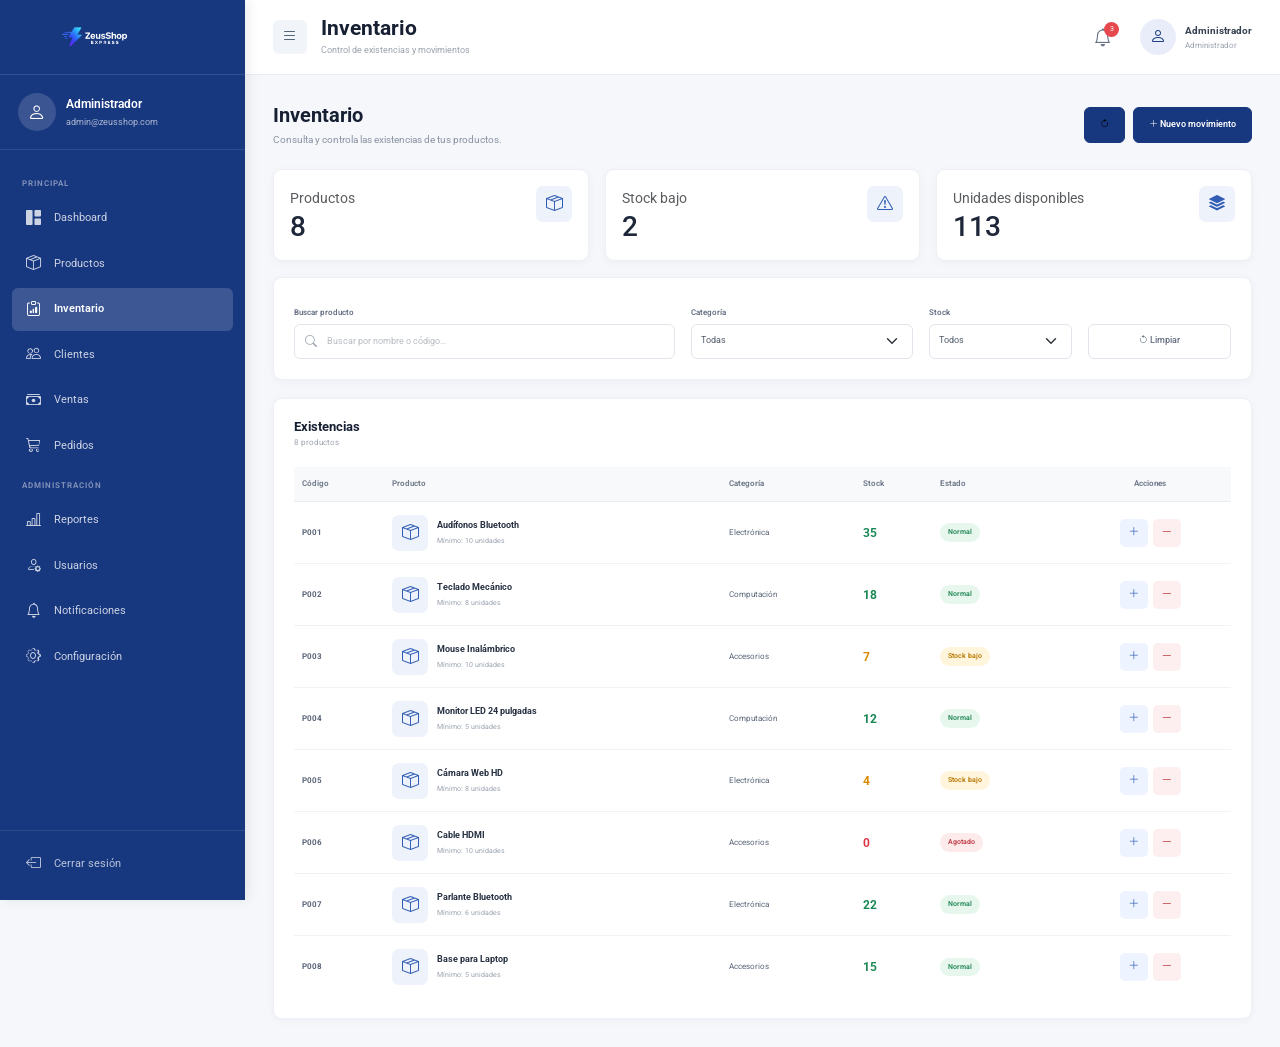
<file: pages/inventario.html>
<!DOCTYPE html>
<html lang="es">

<head>
    <meta charset="UTF-8">
    <meta name="viewport" content="width=device-width, initial-scale=1.0">

    <title>ZeusShop Express | Inventario</title>

    <link
        href="https://cdn.jsdelivr.net/npm/bootstrap@5.3.3/dist/css/bootstrap.min.css"
        rel="stylesheet">

    <link
        rel="stylesheet"
        href="https://cdn.jsdelivr.net/npm/bootstrap-icons@1.11.3/font/bootstrap-icons.min.css">

    <link
        href="https://fonts.googleapis.com/css2?family=Roboto:wght@300;400;500;700;900&display=swap"
        rel="stylesheet">

    <link
        rel="stylesheet"
        href="../assets/css/styles.css">
</head>


<body class="dashboard-body">


<!-- =====================================================
     SIDEBAR
====================================================== -->

<aside class="sidebar" id="sidebar">

    <div class="sidebar-logo">

        <img
            src="../assets/img/logo-sidebar.png"
            alt="ZeusShop Express">

    </div>


    <div class="sidebar-user">

        <div class="user-avatar">
            <i class="bi bi-person"></i>
        </div>

        <div>
            <strong>Administrador</strong>
            <small>admin@zeusshop.com</small>
        </div>

    </div>


    <nav class="sidebar-menu">

        <p class="menu-title">PRINCIPAL</p>


        <a href="dashboard.html" class="menu-item">

            <i class="bi bi-grid-1x2-fill"></i>

            <span>Dashboard</span>

        </a>


        <a href="productos.html" class="menu-item">

            <i class="bi bi-box-seam"></i>

            <span>Productos</span>

        </a>


        <a href="inventario.html" class="menu-item active">

            <i class="bi bi-clipboard-data"></i>

            <span>Inventario</span>

        </a>


        <a href="clientes.html" class="menu-item">

            <i class="bi bi-people"></i>

            <span>Clientes</span>

        </a>


        <a href="ventas.html" class="menu-item">

            <i class="bi bi-cash-stack"></i>

            <span>Ventas</span>

        </a>


        <a href="pedidos.html" class="menu-item">

            <i class="bi bi-cart3"></i>

            <span>Pedidos</span>

        </a>


        <p class="menu-title">ADMINISTRACIÓN</p>


        <a href="reportes.html" class="menu-item">

            <i class="bi bi-bar-chart-line"></i>

            <span>Reportes</span>

        </a>


        <a href="usuarios.html" class="menu-item">

            <i class="bi bi-person-gear"></i>

            <span>Usuarios</span>

        </a>


        <a href="notificaciones.html" class="menu-item">

            <i class="bi bi-bell"></i>

            <span>Notificaciones</span>

        </a>


        <a href="configuracion.html" class="menu-item">

            <i class="bi bi-gear"></i>

            <span>Configuración</span>

        </a>

    </nav>


    <div class="sidebar-bottom">

        <a
            href="../index.html"
            class="menu-item logout"
            id="logoutButton">

            <i class="bi bi-box-arrow-left"></i>

            <span>Cerrar sesión</span>

        </a>

    </div>

</aside>



<!-- =====================================================
     CONTENIDO
====================================================== -->

<main class="dashboard-main">


    <!-- HEADER -->

    <header class="dashboard-header">

        <div class="header-left">

            <button
                class="sidebar-toggle"
                id="sidebarToggle">

                <i class="bi bi-list"></i>

            </button>


            <div>

                <h1>Inventario</h1>

                <p>
                    Control de existencias y movimientos
                </p>

            </div>

        </div>


        <div class="header-right">

            <button class="header-icon">

                <i class="bi bi-bell"></i>

                <span class="notification-badge">
                    3
                </span>

            </button>


            <div class="header-user">

                <div class="header-avatar">

                    <i class="bi bi-person"></i>

                </div>


                <div>

                    <strong>
                        Administrador
                    </strong>

                    <small>
                        Administrador
                    </small>

                </div>

            </div>

        </div>

    </header>



    <!-- =====================================================
         CONTENIDO INVENTARIO
    ====================================================== -->

    <section class="dashboard-content">


        <div class="products-page-header">

            <div>

                <h2>Inventario</h2>

                <p>
                    Consulta y controla las existencias de tus productos.
                </p>

            </div>


            <div class="d-flex gap-2">

                <button
                    class="btn btn-light"
                    id="inventoryRefresh">

                    <i class="bi bi-arrow-clockwise"></i>

                </button>


                <button
                    class="btn btn-primary"
                    id="newMovementButton">

                    <i class="bi bi-plus-lg"></i>

                    Nuevo movimiento

                </button>

            </div>

        </div>



        <!-- =================================================
             INDICADORES
        ================================================== -->

        <div class="row g-3 mb-3">


            <div class="col-12 col-md-4">

                <div class="dashboard-panel p-3">

                    <div class="d-flex justify-content-between">

                        <div>

                            <small class="text-muted">
                                Productos
                            </small>

                            <h3
                                class="mb-0"
                                id="inventoryTotalProducts">
                                0
                            </h3>

                        </div>


                        <div class="product-image">

                            <i class="bi bi-box-seam"></i>

                        </div>

                    </div>

                </div>

            </div>



            <div class="col-12 col-md-4">

                <div class="dashboard-panel p-3">

                    <div class="d-flex justify-content-between">

                        <div>

                            <small class="text-muted">
                                Stock bajo
                            </small>

                            <h3
                                class="mb-0"
                                id="inventoryLowStock">
                                0
                            </h3>

                        </div>


                        <div class="product-image">

                            <i class="bi bi-exclamation-triangle"></i>

                        </div>

                    </div>

                </div>

            </div>



            <div class="col-12 col-md-4">

                <div class="dashboard-panel p-3">

                    <div class="d-flex justify-content-between">

                        <div>

                            <small class="text-muted">
                                Unidades disponibles
                            </small>

                            <h3
                                class="mb-0"
                                id="inventoryTotalUnits">
                                0
                            </h3>

                        </div>


                        <div class="product-image">

                            <i class="bi bi-stack"></i>

                        </div>

                    </div>

                </div>

            </div>

        </div>



        <!-- =================================================
             FILTROS
        ================================================== -->

        <div class="dashboard-panel products-filter-panel">

            <div class="row g-3 align-items-end">


                <div class="col-12 col-lg-5">

                    <label class="form-label">
                        Buscar producto
                    </label>


                    <div class="product-search">

                        <i class="bi bi-search"></i>

                        <input
                            type="text"
                            id="inventorySearch"
                            class="form-control"
                            placeholder="Buscar por nombre o código...">

                    </div>

                </div>


                <div class="col-12 col-md-4 col-lg-3">

                    <label class="form-label">
                        Categoría
                    </label>


                    <select
                        id="inventoryCategory"
                        class="form-select">

                        <option value="todos">
                            Todas
                        </option>

                        <option value="Electrónica">
                            Electrónica
                        </option>

                        <option value="Computación">
                            Computación
                        </option>

                        <option value="Accesorios">
                            Accesorios
                        </option>

                    </select>

                </div>


                <div class="col-12 col-md-4 col-lg-2">

                    <label class="form-label">
                        Stock
                    </label>


                    <select
                        id="inventoryStockFilter"
                        class="form-select">

                        <option value="todos">
                            Todos
                        </option>

                        <option value="normal">
                            Normal
                        </option>

                        <option value="bajo">
                            Stock bajo
                        </option>

                        <option value="agotado">
                            Agotado
                        </option>

                    </select>

                </div>


                <div class="col-12 col-md-4 col-lg-2">

                    <button
                        class="btn btn-light w-100"
                        id="clearInventoryFilters">

                        <i class="bi bi-arrow-counterclockwise"></i>

                        Limpiar

                    </button>

                </div>

            </div>

        </div>



        <!-- =================================================
             TABLA
        ================================================== -->

        <div class="dashboard-panel products-table-panel">


            <div class="panel-header">

                <div>

                    <h3>
                        Existencias
                    </h3>

                    <span id="inventoryCounter">
                        0 productos
                    </span>

                </div>

            </div>


            <div class="table-responsive">


                <table class="table dashboard-table products-table">

                    <thead>

                        <tr>

                            <th>
                                Código
                            </th>

                            <th>
                                Producto
                            </th>

                            <th>
                                Categoría
                            </th>

                            <th>
                                Stock
                            </th>

                            <th>
                                Estado
                            </th>

                            <th class="text-center">
                                Acciones
                            </th>

                        </tr>

                    </thead>


                    <tbody id="inventoryTableBody"></tbody>

                </table>

            </div>


        </div>


    </section>

</main>



<!-- =====================================================
     MODAL MOVIMIENTO
====================================================== -->

<div
    class="modal fade"
    id="movementModal"
    tabindex="-1"
    aria-hidden="true">

    <div class="modal-dialog modal-dialog-centered">

        <div class="modal-content">


            <div class="modal-header">

                <div>

                    <h5 class="modal-title">
                        Nuevo movimiento
                    </h5>

                    <small>
                        Registra una entrada o salida de inventario.
                    </small>

                </div>


                <button
                    type="button"
                    class="btn-close"
                    data-bs-dismiss="modal">
                </button>

            </div>


            <form id="movementForm">

                <div class="modal-body">

                    <div class="row g-3">


                        <div class="col-12">

                            <label
                                class="form-label"
                                for="movementProduct">

                                Producto

                            </label>


                            <select
                                id="movementProduct"
                                class="form-select"
                                required>

                            </select>

                        </div>



                        <div class="col-12 col-md-6">

                            <label
                                class="form-label"
                                for="movementType">

                                Tipo

                            </label>


                            <select
                                id="movementType"
                                class="form-select"
                                required>

                                <option value="">
                                    Seleccionar
                                </option>

                                <option value="entrada">
                                    Entrada
                                </option>

                                <option value="salida">
                                    Salida
                                </option>

                            </select>

                        </div>



                        <div class="col-12 col-md-6">

                            <label
                                class="form-label"
                                for="movementQuantity">

                                Cantidad

                            </label>


                            <input
                                type="number"
                                id="movementQuantity"
                                class="form-control"
                                min="1"
                                placeholder="Cantidad"
                                required>

                        </div>



                        <div class="col-12">

                            <label
                                class="form-label"
                                for="movementReason">

                                Motivo

                            </label>


                            <input
                                type="text"
                                id="movementReason"
                                class="form-control"
                                placeholder="Ej. Compra, venta, ajuste..."
                                required>

                        </div>


                    </div>

                </div>


                <div class="modal-footer">

                    <button
                        type="button"
                        class="btn btn-light"
                        data-bs-dismiss="modal">

                        Cancelar

                    </button>


                    <button
                        type="submit"
                        class="btn btn-primary">

                        <i class="bi bi-check-lg"></i>

                        Registrar movimiento

                    </button>

                </div>

            </form>

        </div>

    </div>

</div>



<script
    src="https://cdn.jsdelivr.net/npm/bootstrap@5.3.3/dist/js/bootstrap.bundle.min.js">
</script>


<script src="../assets/js/app.js"></script>

</body>

</html>
</file>
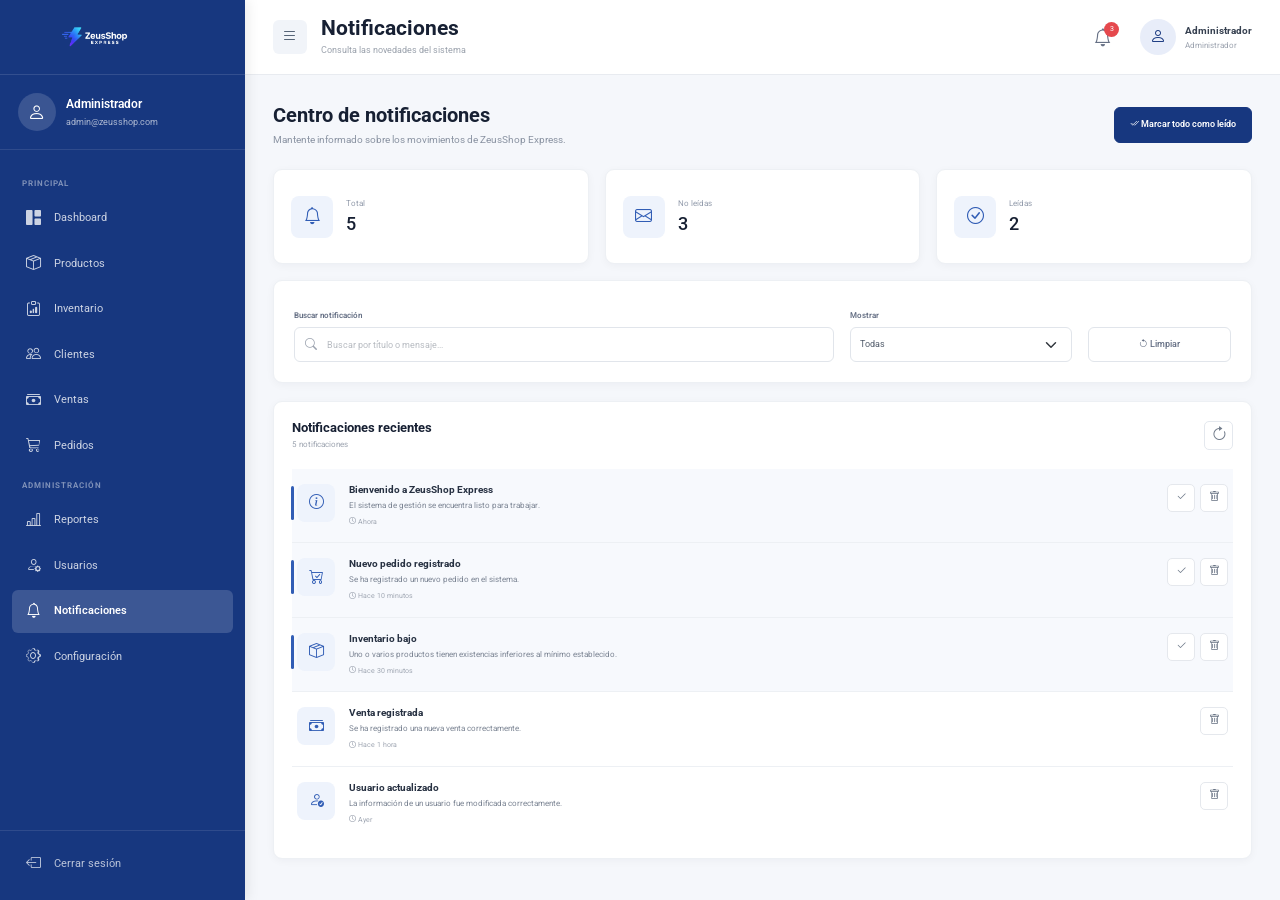
<file: pages/notificaciones.html>
<!DOCTYPE html>
<html lang="es">

<head>
    <meta charset="UTF-8">
    <meta name="viewport" content="width=device-width, initial-scale=1.0">

    <title>ZeusShop Express | Notificaciones</title>

    <link
        href="https://cdn.jsdelivr.net/npm/bootstrap@5.3.3/dist/css/bootstrap.min.css"
        rel="stylesheet">

    <link
        rel="stylesheet"
        href="https://cdn.jsdelivr.net/npm/bootstrap-icons@1.11.3/font/bootstrap-icons.min.css">

    <link
        href="https://fonts.googleapis.com/css2?family=Roboto:wght@300;400;500;700;900&display=swap"
        rel="stylesheet">

    <link rel="stylesheet" href="../assets/css/styles.css">
</head>

<body class="dashboard-body">

    <!-- SIDEBAR -->

    <aside class="sidebar" id="sidebar">

        <div class="sidebar-logo">
            <img src="../assets/img/logo-sidebar.png" alt="ZeusShop Express">
        </div>

        <div class="sidebar-user">

            <div class="user-avatar">
                <i class="bi bi-person"></i>
            </div>

            <div>
                <strong>Administrador</strong>
                <small>admin@zeusshop.com</small>
            </div>

        </div>

        <nav class="sidebar-menu">

            <p class="menu-title">PRINCIPAL</p>

            <a href="dashboard.html" class="menu-item">
                <i class="bi bi-grid-1x2-fill"></i>
                <span>Dashboard</span>
            </a>

            <a href="productos.html" class="menu-item">
                <i class="bi bi-box-seam"></i>
                <span>Productos</span>
            </a>

            <a href="inventario.html" class="menu-item">
                <i class="bi bi-clipboard-data"></i>
                <span>Inventario</span>
            </a>

            <a href="clientes.html" class="menu-item">
                <i class="bi bi-people"></i>
                <span>Clientes</span>
            </a>

            <a href="ventas.html" class="menu-item">
                <i class="bi bi-cash-stack"></i>
                <span>Ventas</span>
            </a>

            <a href="pedidos.html" class="menu-item">
                <i class="bi bi-cart3"></i>
                <span>Pedidos</span>
            </a>

            <p class="menu-title">ADMINISTRACIÓN</p>

            <a href="reportes.html" class="menu-item">
                <i class="bi bi-bar-chart-line"></i>
                <span>Reportes</span>
            </a>

            <a href="usuarios.html" class="menu-item">
                <i class="bi bi-person-gear"></i>
                <span>Usuarios</span>
            </a>

            <a href="notificaciones.html" class="menu-item active">
                <i class="bi bi-bell"></i>
                <span>Notificaciones</span>
            </a>

            <a href="configuracion.html" class="menu-item">
                <i class="bi bi-gear"></i>
                <span>Configuración</span>
            </a>

        </nav>

        <div class="sidebar-bottom">

            <a href="../index.html" class="menu-item logout">
                <i class="bi bi-box-arrow-left"></i>
                <span>Cerrar sesión</span>
            </a>

        </div>

    </aside>


    <!-- CONTENIDO -->

    <main class="dashboard-main">

        <header class="dashboard-header">

            <div class="header-left">

                <button class="sidebar-toggle" id="sidebarToggle">
                    <i class="bi bi-list"></i>
                </button>

                <div>

                    <h1>Notificaciones</h1>

                    <p>
                        Consulta las novedades del sistema
                    </p>

                </div>

            </div>


            <div class="header-right">

                <button class="header-icon">

                    <i class="bi bi-bell"></i>

                    <span
                        class="notification-badge"
                        id="headerNotificationCount">
                        0
                    </span>

                </button>


                <div class="header-user">

                    <div class="header-avatar">
                        <i class="bi bi-person"></i>
                    </div>

                    <div>

                        <strong>
                            Administrador
                        </strong>

                        <small>
                            Administrador
                        </small>

                    </div>

                </div>

            </div>

        </header>


        <section class="dashboard-content">

            <!-- ENCABEZADO -->

            <div class="products-page-header">

                <div>

                    <h2>
                        Centro de notificaciones
                    </h2>

                    <p>
                        Mantente informado sobre los movimientos de ZeusShop Express.
                    </p>

                </div>


                <button
                    class="btn btn-primary"
                    id="markAllNotifications">

                    <i class="bi bi-check2-all"></i>

                    Marcar todo como leído

                </button>

            </div>


            <!-- INDICADORES -->

            <div class="row g-3 mb-3">

                <div class="col-12 col-md-4">

                    <div class="dashboard-panel notification-stat">

                        <div class="notification-stat-icon">
                            <i class="bi bi-bell"></i>
                        </div>

                        <div>

                            <small>
                                Total
                            </small>

                            <h3 id="notificationsTotal">
                                0
                            </h3>

                        </div>

                    </div>

                </div>


                <div class="col-12 col-md-4">

                    <div class="dashboard-panel notification-stat">

                        <div class="notification-stat-icon">
                            <i class="bi bi-envelope"></i>
                        </div>

                        <div>

                            <small>
                                No leídas
                            </small>

                            <h3 id="notificationsUnread">
                                0
                            </h3>

                        </div>

                    </div>

                </div>


                <div class="col-12 col-md-4">

                    <div class="dashboard-panel notification-stat">

                        <div class="notification-stat-icon">
                            <i class="bi bi-check-circle"></i>
                        </div>

                        <div>

                            <small>
                                Leídas
                            </small>

                            <h3 id="notificationsRead">
                                0
                            </h3>

                        </div>

                    </div>

                </div>

            </div>


            <!-- FILTROS -->

            <div class="dashboard-panel products-filter-panel">

                <div class="row g-3 align-items-end">

                    <div class="col-12 col-lg-7">

                        <label class="form-label">
                            Buscar notificación
                        </label>

                        <div class="product-search">

                            <i class="bi bi-search"></i>

                            <input
                                type="text"
                                id="notificationSearch"
                                class="form-control"
                                placeholder="Buscar por título o mensaje...">

                        </div>

                    </div>


                    <div class="col-12 col-lg-3">

                        <label class="form-label">
                            Mostrar
                        </label>

                        <select
                            id="notificationFilter"
                            class="form-select">

                            <option value="todas">
                                Todas
                            </option>

                            <option value="no-leidas">
                                No leídas
                            </option>

                            <option value="leidas">
                                Leídas
                            </option>

                        </select>

                    </div>


                    <div class="col-12 col-lg-2">

                        <button
                            class="btn btn-light w-100"
                            id="clearNotificationFilters">

                            <i class="bi bi-arrow-counterclockwise"></i>

                            Limpiar

                        </button>

                    </div>

                </div>

            </div>


            <!-- LISTA -->

            <div class="dashboard-panel notifications-panel">

                <div class="panel-header">

                    <div>

                        <h3>
                            Notificaciones recientes
                        </h3>

                        <span id="notificationsCounter">
                            0 notificaciones
                        </span>

                    </div>

                    <button
                        class="table-action-button"
                        id="refreshNotifications">

                        <i class="bi bi-arrow-clockwise"></i>

                    </button>

                </div>


                <div id="notificationsList"></div>

            </div>

        </section>

    </main>


    <script
        src="https://cdn.jsdelivr.net/npm/bootstrap@5.3.3/dist/js/bootstrap.bundle.min.js">
    </script>

    <script src="../assets/js/app.js"></script>

</body>

</html>
</file>
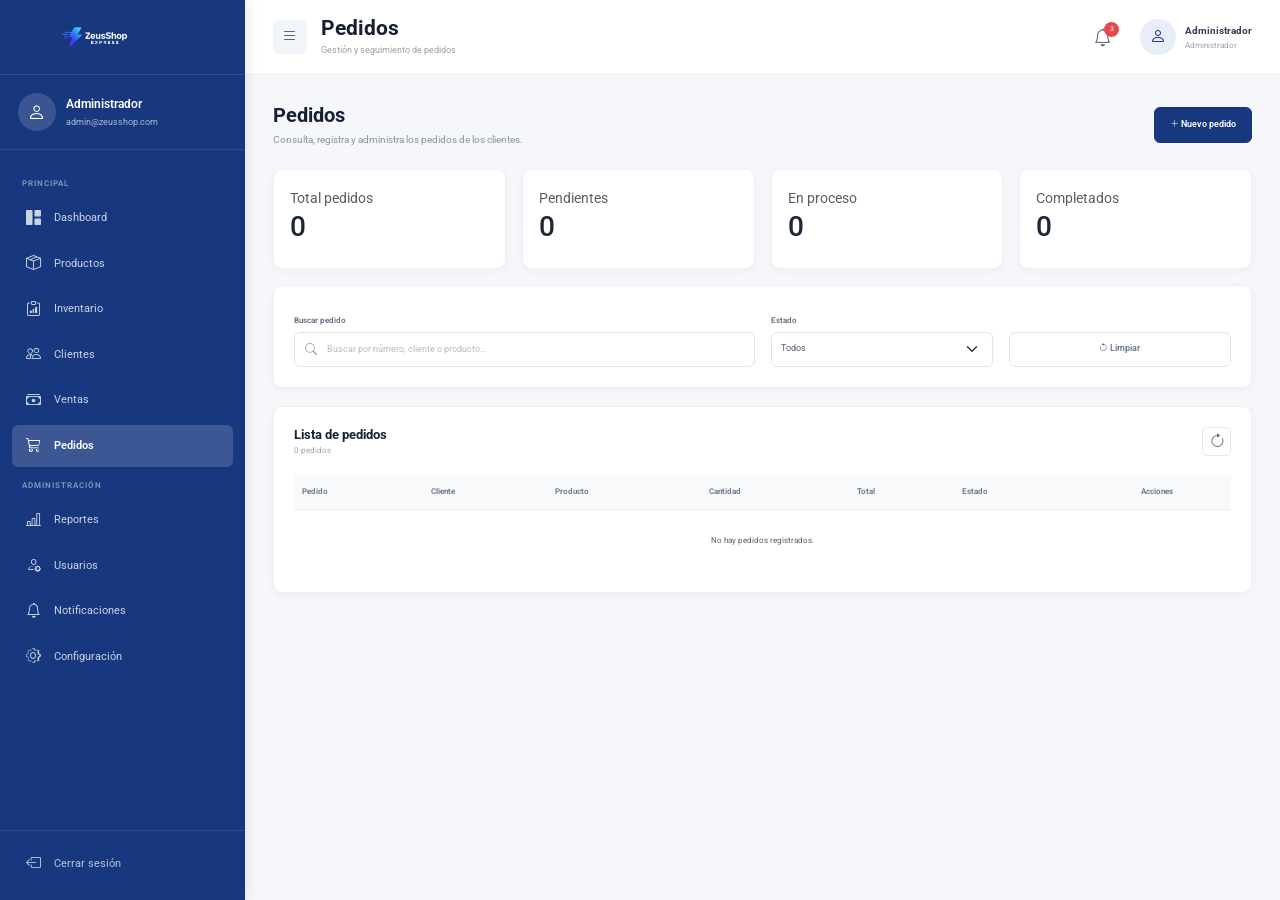
<file: pages/pedidos.html>
<!DOCTYPE html>
<html lang="es">

<head>
    <meta charset="UTF-8">
    <meta name="viewport" content="width=device-width, initial-scale=1.0">

    <title>ZeusShop Express | Pedidos</title>

    <link
        href="https://cdn.jsdelivr.net/npm/bootstrap@5.3.3/dist/css/bootstrap.min.css"
        rel="stylesheet">

    <link
        rel="stylesheet"
        href="https://cdn.jsdelivr.net/npm/bootstrap-icons@1.11.3/font/bootstrap-icons.min.css">

    <link
        href="https://fonts.googleapis.com/css2?family=Roboto:wght@300;400;500;700;900&display=swap"
        rel="stylesheet">

    <link rel="stylesheet" href="../assets/css/styles.css">
</head>

<body class="dashboard-body">

<!-- SIDEBAR -->

<aside class="sidebar" id="sidebar">

    <div class="sidebar-logo">

        <img
            src="../assets/img/logo-sidebar.png"
            alt="ZeusShop Express">

    </div>


    <div class="sidebar-user">

        <div class="user-avatar">
            <i class="bi bi-person"></i>
        </div>

        <div>

            <strong>Administrador</strong>

            <small>
                admin@zeusshop.com
            </small>

        </div>

    </div>


    <nav class="sidebar-menu">

        <p class="menu-title">
            PRINCIPAL
        </p>


        <a href="dashboard.html" class="menu-item">

            <i class="bi bi-grid-1x2-fill"></i>

            <span>
                Dashboard
            </span>

        </a>


        <a href="productos.html" class="menu-item">

            <i class="bi bi-box-seam"></i>

            <span>
                Productos
            </span>

        </a>


        <a href="inventario.html" class="menu-item">

            <i class="bi bi-clipboard-data"></i>

            <span>
                Inventario
            </span>

        </a>


        <a href="clientes.html" class="menu-item">

            <i class="bi bi-people"></i>

            <span>
                Clientes
            </span>

        </a>


        <a href="ventas.html" class="menu-item">

            <i class="bi bi-cash-stack"></i>

            <span>
                Ventas
            </span>

        </a>


        <a href="pedidos.html" class="menu-item active">

            <i class="bi bi-cart3"></i>

            <span>
                Pedidos
            </span>

        </a>


        <p class="menu-title">
            ADMINISTRACIÓN
        </p>


        <a href="reportes.html" class="menu-item">

            <i class="bi bi-bar-chart-line"></i>

            <span>
                Reportes
            </span>

        </a>


        <a href="usuarios.html" class="menu-item">

            <i class="bi bi-person-gear"></i>

            <span>
                Usuarios
            </span>

        </a>


        <a href="notificaciones.html" class="menu-item">

            <i class="bi bi-bell"></i>

            <span>
                Notificaciones
            </span>

        </a>


        <a href="configuracion.html" class="menu-item">

            <i class="bi bi-gear"></i>

            <span>
                Configuración
            </span>

        </a>

    </nav>


    <div class="sidebar-bottom">

        <a
            href="../index.html"
            class="menu-item logout">

            <i class="bi bi-box-arrow-left"></i>

            <span>
                Cerrar sesión
            </span>

        </a>

    </div>

</aside>


<!-- CONTENIDO -->

<main class="dashboard-main">

    <header class="dashboard-header">

        <div class="header-left">

            <button
                class="sidebar-toggle"
                id="sidebarToggle">

                <i class="bi bi-list"></i>

            </button>


            <div>

                <h1>
                    Pedidos
                </h1>

                <p>
                    Gestión y seguimiento de pedidos
                </p>

            </div>

        </div>


        <div class="header-right">

            <button class="header-icon">

                <i class="bi bi-bell"></i>

                <span class="notification-badge">
                    3
                </span>

            </button>


            <div class="header-user">

                <div class="header-avatar">

                    <i class="bi bi-person"></i>

                </div>


                <div>

                    <strong>
                        Administrador
                    </strong>

                    <small>
                        Administrador
                    </small>

                </div>

            </div>

        </div>

    </header>


    <section class="dashboard-content">


        <!-- ENCABEZADO -->

        <div class="products-page-header">

            <div>

                <h2>
                    Pedidos
                </h2>

                <p>
                    Consulta, registra y administra los pedidos de los clientes.
                </p>

            </div>


            <button
                class="btn btn-primary"
                id="newOrderButton">

                <i class="bi bi-plus-lg"></i>

                Nuevo pedido

            </button>

        </div>


        <!-- INDICADORES -->

        <div class="row g-3 mb-3">


            <div class="col-12 col-md-3">

                <div class="dashboard-panel p-3">

                    <small class="text-muted">
                        Total pedidos
                    </small>

                    <h3 id="ordersTotal">
                        0
                    </h3>

                </div>

            </div>


            <div class="col-12 col-md-3">

                <div class="dashboard-panel p-3">

                    <small class="text-muted">
                        Pendientes
                    </small>

                    <h3 id="ordersPending">
                        0
                    </h3>

                </div>

            </div>


            <div class="col-12 col-md-3">

                <div class="dashboard-panel p-3">

                    <small class="text-muted">
                        En proceso
                    </small>

                    <h3 id="ordersProcess">
                        0
                    </h3>

                </div>

            </div>


            <div class="col-12 col-md-3">

                <div class="dashboard-panel p-3">

                    <small class="text-muted">
                        Completados
                    </small>

                    <h3 id="ordersCompleted">
                        0
                    </h3>

                </div>

            </div>

        </div>


        <!-- FILTROS -->

        <div class="dashboard-panel products-filter-panel">

            <div class="row g-3 align-items-end">


                <div class="col-12 col-lg-6">

                    <label class="form-label">
                        Buscar pedido
                    </label>


                    <div class="product-search">

                        <i class="bi bi-search"></i>

                        <input
                            type="text"
                            id="ordersSearch"
                            class="form-control"
                            placeholder="Buscar por número, cliente o producto...">

                    </div>

                </div>


                <div class="col-12 col-md-4 col-lg-3">

                    <label class="form-label">
                        Estado
                    </label>


                    <select
                        id="ordersStatusFilter"
                        class="form-select">

                        <option value="todos">
                            Todos
                        </option>

                        <option value="Pendiente">
                            Pendiente
                        </option>

                        <option value="En proceso">
                            En proceso
                        </option>

                        <option value="Completado">
                            Completado
                        </option>

                        <option value="Cancelado">
                            Cancelado
                        </option>

                    </select>

                </div>


                <div class="col-12 col-md-4 col-lg-3">

                    <button
                        class="btn btn-light w-100"
                        id="clearOrdersFilters">

                        <i class="bi bi-arrow-counterclockwise"></i>

                        Limpiar

                    </button>

                </div>

            </div>

        </div>


        <!-- TABLA -->

        <div class="dashboard-panel products-table-panel">

            <div class="panel-header">

                <div>

                    <h3>
                        Lista de pedidos
                    </h3>

                    <span id="ordersCounter">
                        0 pedidos
                    </span>

                </div>


                <button
                    class="table-action-button"
                    id="refreshOrders">

                    <i class="bi bi-arrow-clockwise"></i>

                </button>

            </div>


            <div class="table-responsive">

                <table class="table dashboard-table products-table">

                    <thead>

                        <tr>

                            <th>
                                Pedido
                            </th>

                            <th>
                                Cliente
                            </th>

                            <th>
                                Producto
                            </th>

                            <th>
                                Cantidad
                            </th>

                            <th>
                                Total
                            </th>

                            <th>
                                Estado
                            </th>

                            <th class="text-center">
                                Acciones
                            </th>

                        </tr>

                    </thead>


                    <tbody id="ordersTableBody"></tbody>

                </table>

            </div>

        </div>

    </section>

</main>


<!-- MODAL NUEVO PEDIDO -->

<div
    class="modal fade"
    id="orderModal"
    tabindex="-1">

    <div class="modal-dialog modal-dialog-centered">

        <div class="modal-content">


            <div class="modal-header">

                <div>

                    <h5 class="modal-title">
                        Nuevo pedido
                    </h5>

                    <small>
                        Registra la información del pedido.
                    </small>

                </div>


                <button
                    type="button"
                    class="btn-close"
                    data-bs-dismiss="modal">
                </button>

            </div>


            <form id="orderForm">

                <div class="modal-body">

                    <div class="row g-3">


                        <div class="col-12">

                            <label class="form-label">
                                Cliente
                            </label>


                            <select
                                id="orderClient"
                                class="form-select"
                                required>

                            </select>

                        </div>


                        <div class="col-12">

                            <label class="form-label">
                                Producto
                            </label>


                            <select
                                id="orderProduct"
                                class="form-select"
                                required>

                            </select>

                        </div>


                        <div class="col-12 col-md-6">

                            <label class="form-label">
                                Cantidad
                            </label>


                            <input
                                type="number"
                                id="orderQuantity"
                                class="form-control"
                                min="1"
                                value="1"
                                required>

                        </div>


                        <div class="col-12 col-md-6">

                            <label class="form-label">
                                Precio unitario
                            </label>


                            <input
                                type="number"
                                id="orderPrice"
                                class="form-control"
                                readonly>

                        </div>


                        <div class="col-12">

                            <label class="form-label">
                                Total
                            </label>


                            <input
                                type="text"
                                id="orderTotal"
                                class="form-control"
                                readonly>

                        </div>


                        <div class="col-12">

                            <label class="form-label">
                                Observaciones
                            </label>


                            <textarea
                                id="orderNotes"
                                class="form-control"
                                rows="3"
                                placeholder="Observaciones del pedido..."></textarea>

                        </div>

                    </div>

                </div>


                <div class="modal-footer">

                    <button
                        type="button"
                        class="btn btn-light"
                        data-bs-dismiss="modal">

                        Cancelar

                    </button>


                    <button
                        type="submit"
                        class="btn btn-primary">

                        <i class="bi bi-check-lg"></i>

                        Crear pedido

                    </button>

                </div>

            </form>

        </div>

    </div>

</div>


<!-- MODAL DETALLE -->

<div
    class="modal fade"
    id="orderDetailModal"
    tabindex="-1">

    <div class="modal-dialog modal-dialog-centered">

        <div class="modal-content">

            <div class="modal-header">

                <h5 class="modal-title">
                    Detalle del pedido
                </h5>

                <button
                    type="button"
                    class="btn-close"
                    data-bs-dismiss="modal">
                </button>

            </div>


            <div
                class="modal-body"
                id="orderDetailContent">

            </div>


            <div class="modal-footer">

                <button
                    type="button"
                    class="btn btn-light"
                    data-bs-dismiss="modal">

                    Cerrar

                </button>

            </div>

        </div>

    </div>

</div>


<script
    src="https://cdn.jsdelivr.net/npm/bootstrap@5.3.3/dist/js/bootstrap.bundle.min.js">
</script>

<script src="../assets/js/app.js"></script>

</body>

</html>
</file>
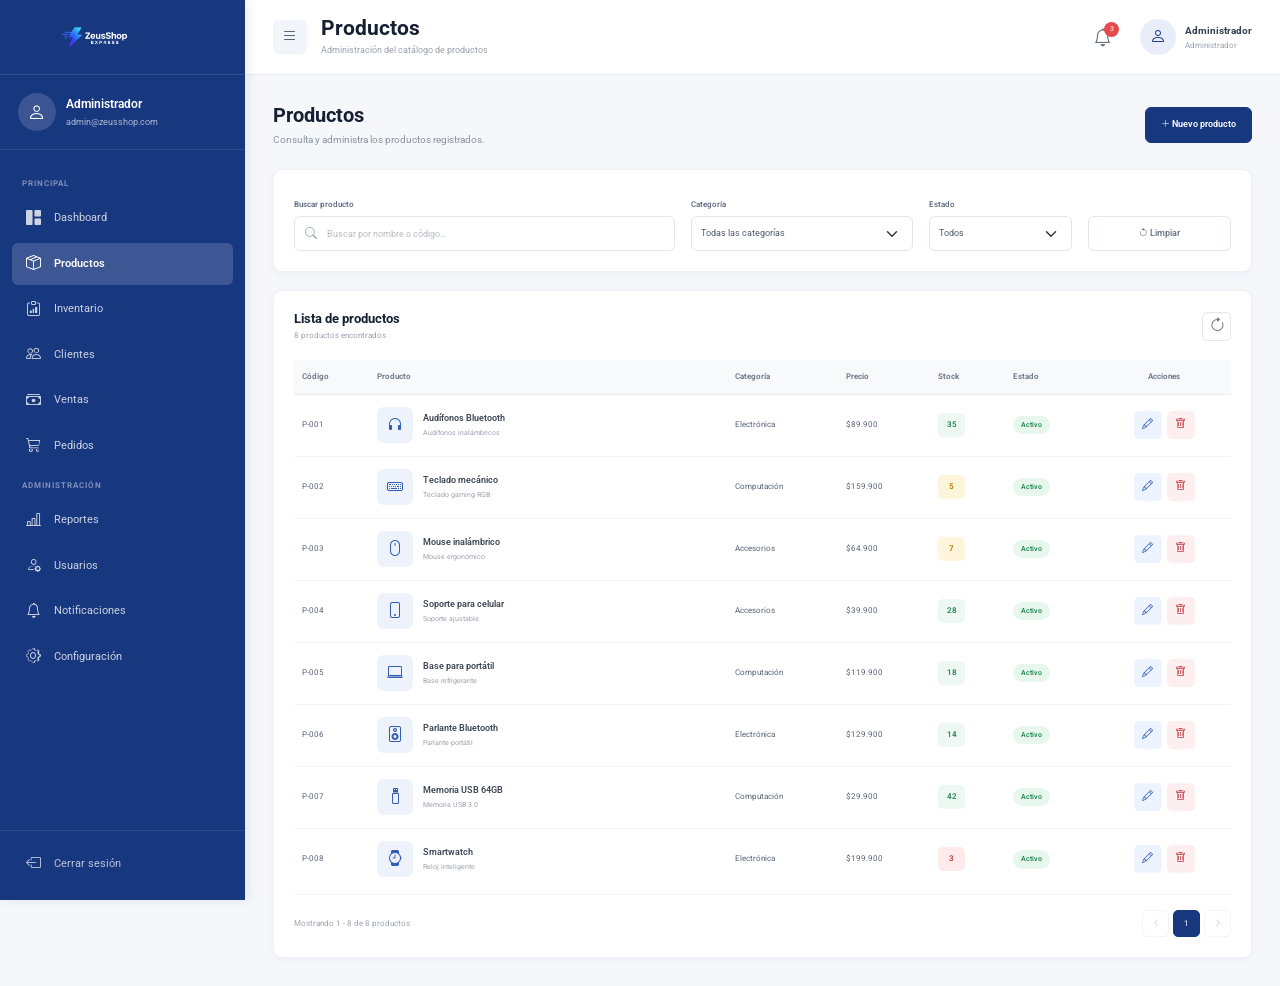
<file: pages/productos.html>
<!DOCTYPE html>
<html lang="es">

<head>

    <meta charset="UTF-8">

    <meta name="viewport" content="width=device-width, initial-scale=1.0">

    <title>ZeusShop Express | Productos</title>

    <!-- Bootstrap -->
    <link
        href="https://cdn.jsdelivr.net/npm/bootstrap@5.3.3/dist/css/bootstrap.min.css"
        rel="stylesheet"
    >

    <!-- Bootstrap Icons -->
    <link
        rel="stylesheet"
        href="https://cdn.jsdelivr.net/npm/bootstrap-icons@1.11.3/font/bootstrap-icons.min.css"
    >

    <!-- Fuente -->
    <link
        href="https://fonts.googleapis.com/css2?family=Roboto:wght@300;400;500;700;900&display=swap"
        rel="stylesheet"
    >

    <!-- CSS principal -->
    <link
        rel="stylesheet"
        href="../assets/css/styles.css"
    >

</head>


<body class="dashboard-body">


    <!-- =====================================================
         SIDEBAR
    ====================================================== -->

    <aside class="sidebar" id="sidebar">


        <div class="sidebar-logo">

            <img
                src="../assets/img/logo-sidebar.png"
                alt="ZeusShop Express"
            >

        </div>


        <div class="sidebar-user">

            <div class="user-avatar">

                <i class="bi bi-person"></i>

            </div>

            <div>

                <strong>Administrador</strong>

                <small>admin@zeusshop.com</small>

            </div>

        </div>


        <nav class="sidebar-menu">


            <p class="menu-title">
                PRINCIPAL
            </p>


            <a
                href="dashboard.html"
                class="menu-item"
            >

                <i class="bi bi-grid-1x2-fill"></i>

                <span>Dashboard</span>

            </a>


            <a
                href="productos.html"
                class="menu-item active"
            >

                <i class="bi bi-box-seam"></i>

                <span>Productos</span>

            </a>


            <a
                href="inventario.html"
                class="menu-item"
            >

                <i class="bi bi-clipboard-data"></i>

                <span>Inventario</span>

            </a>


            <a
                href="clientes.html"
                class="menu-item"
            >

                <i class="bi bi-people"></i>

                <span>Clientes</span>

            </a>


            <a
                href="ventas.html"
                class="menu-item"
            >

                <i class="bi bi-cash-stack"></i>

                <span>Ventas</span>

            </a>


            <a
                href="pedidos.html"
                class="menu-item"
            >

                <i class="bi bi-cart3"></i>

                <span>Pedidos</span>

            </a>


            <p class="menu-title">
                ADMINISTRACIÓN
            </p>


            <a
                href="reportes.html"
                class="menu-item"
            >

                <i class="bi bi-bar-chart-line"></i>

                <span>Reportes</span>

            </a>


            <a
                href="usuarios.html"
                class="menu-item"
            >

                <i class="bi bi-person-gear"></i>

                <span>Usuarios</span>

            </a>


            <a
                href="notificaciones.html"
                class="menu-item"
            >

                <i class="bi bi-bell"></i>

                <span>Notificaciones</span>

            </a>


            <a
                href="configuracion.html"
                class="menu-item"
            >

                <i class="bi bi-gear"></i>

                <span>Configuración</span>

            </a>


        </nav>


        <div class="sidebar-bottom">

            <a
                href="../index.html"
                class="menu-item logout"
                id="logoutButton"
            >

                <i class="bi bi-box-arrow-left"></i>

                <span>Cerrar sesión</span>

            </a>

        </div>


    </aside>



    <!-- =====================================================
         CONTENIDO PRINCIPAL
    ====================================================== -->

    <main class="dashboard-main">


        <!-- HEADER -->

        <header class="dashboard-header">


            <div class="header-left">

                <button
                    class="sidebar-toggle"
                    id="sidebarToggle"
                >

                    <i class="bi bi-list"></i>

                </button>


                <div>

                    <h1>
                        Productos
                    </h1>

                    <p>
                        Administración del catálogo de productos
                    </p>

                </div>

            </div>


            <div class="header-right">


                <button
                    class="header-icon"
                    title="Notificaciones"
                >

                    <i class="bi bi-bell"></i>

                    <span class="notification-badge">
                        3
                    </span>

                </button>


                <div class="header-user">

                    <div class="header-avatar">

                        <i class="bi bi-person"></i>

                    </div>

                    <div>

                        <strong>
                            Administrador
                        </strong>

                        <small>
                            Administrador
                        </small>

                    </div>

                </div>

            </div>


        </header>



        <!-- =====================================================
             CONTENIDO PRODUCTOS
        ====================================================== -->

        <section class="dashboard-content">


            <!-- ENCABEZADO -->

            <div class="products-page-header">


                <div>

                    <h2>
                        Productos
                    </h2>

                    <p>
                        Consulta y administra los productos registrados.
                    </p>

                </div>


                <button
                    type="button"
                    class="btn btn-primary"
                    id="newProductButton"
                >

                    <i class="bi bi-plus-lg"></i>

                    Nuevo producto

                </button>


            </div>



            <!-- =================================================
                 FILTROS
            ================================================== -->

            <div class="dashboard-panel products-filter-panel">


                <div class="row g-3 align-items-end">


                    <!-- BÚSQUEDA -->

                    <div class="col-12 col-lg-5">

                        <label
                            for="productSearch"
                            class="form-label"
                        >
                            Buscar producto
                        </label>


                        <div class="product-search">

                            <i class="bi bi-search"></i>

                            <input
                                type="text"
                                id="productSearch"
                                class="form-control"
                                placeholder="Buscar por nombre o código..."
                            >

                        </div>

                    </div>



                    <!-- CATEGORÍA -->

                    <div class="col-12 col-md-4 col-lg-3">

                        <label
                            for="categoryFilter"
                            class="form-label"
                        >
                            Categoría
                        </label>


                        <select
                            id="categoryFilter"
                            class="form-select"
                        >

                            <option value="todos">
                                Todas las categorías
                            </option>

                            <option value="electronica">
                                Electrónica
                            </option>

                            <option value="accesorios">
                                Accesorios
                            </option>

                            <option value="computacion">
                                Computación
                            </option>

                            <option value="hogar">
                                Hogar
                            </option>

                        </select>

                    </div>



                    <!-- ESTADO -->

                    <div class="col-12 col-md-4 col-lg-2">

                        <label
                            for="statusFilter"
                            class="form-label"
                        >
                            Estado
                        </label>


                        <select
                            id="statusFilter"
                            class="form-select"
                        >

                            <option value="todos">
                                Todos
                            </option>

                            <option value="activo">
                                Activo
                            </option>

                            <option value="inactivo">
                                Inactivo
                            </option>

                        </select>

                    </div>



                    <!-- LIMPIAR -->

                    <div class="col-12 col-md-4 col-lg-2">

                        <button
                            type="button"
                            class="btn btn-light w-100"
                            id="clearFilters"
                        >

                            <i class="bi bi-arrow-counterclockwise"></i>

                            Limpiar

                        </button>

                    </div>


                </div>


            </div>



            <!-- =================================================
                 TABLA DE PRODUCTOS
            ================================================== -->

            <div class="dashboard-panel products-table-panel">


                <div class="panel-header">


                    <div>

                        <h3>
                            Lista de productos
                        </h3>

                        <span id="productCounter">
                            8 productos encontrados
                        </span>

                    </div>


                    <div class="product-table-actions">

                        <button
                            type="button"
                            class="table-action-button"
                            title="Actualizar"
                            id="refreshProducts"
                        >

                            <i class="bi bi-arrow-clockwise"></i>

                        </button>

                    </div>


                </div>



                <div class="table-responsive">


                    <table class="table dashboard-table products-table">


                        <thead>

                            <tr>

                                <th>
                                    Código
                                </th>

                                <th>
                                    Producto
                                </th>

                                <th>
                                    Categoría
                                </th>

                                <th>
                                    Precio
                                </th>

                                <th>
                                    Stock
                                </th>

                                <th>
                                    Estado
                                </th>

                                <th class="text-center">
                                    Acciones
                                </th>

                            </tr>

                        </thead>


                        <tbody id="productsTableBody">


                            <tr>

                                <td>
                                    P-001
                                </td>

                                <td>

                                    <div class="product-name-cell">

                                        <div class="product-image">

                                            <i class="bi bi-headphones"></i>

                                        </div>

                                        <div>

                                            <strong>
                                                Audífonos Bluetooth
                                            </strong>

                                            <small>
                                                Audífonos inalámbricos
                                            </small>

                                        </div>

                                    </div>

                                </td>

                                <td>
                                    Electrónica
                                </td>

                                <td>
                                    $89.900
                                </td>

                                <td>
                                    <span class="stock-normal">
                                        35
                                    </span>
                                </td>

                                <td>

                                    <span class="status completed">
                                        Activo
                                    </span>

                                </td>

                                <td>

                                    <div class="product-actions">

                                        <button
                                            class="product-action edit"
                                            title="Editar"
                                        >

                                            <i class="bi bi-pencil"></i>

                                        </button>


                                        <button
                                            class="product-action delete"
                                            title="Eliminar"
                                        >

                                            <i class="bi bi-trash"></i>

                                        </button>

                                    </div>

                                </td>

                            </tr>



                            <tr>

                                <td>
                                    P-002
                                </td>

                                <td>

                                    <div class="product-name-cell">

                                        <div class="product-image">

                                            <i class="bi bi-keyboard"></i>

                                        </div>

                                        <div>

                                            <strong>
                                                Teclado mecánico
                                            </strong>

                                            <small>
                                                Teclado gaming RGB
                                            </small>

                                        </div>

                                    </div>

                                </td>

                                <td>
                                    Computación
                                </td>

                                <td>
                                    $159.900
                                </td>

                                <td>
                                    <span class="stock-warning-text">
                                        5
                                    </span>
                                </td>

                                <td>

                                    <span class="status completed">
                                        Activo
                                    </span>

                                </td>

                                <td>

                                    <div class="product-actions">

                                        <button
                                            class="product-action edit"
                                            title="Editar"
                                        >

                                            <i class="bi bi-pencil"></i>

                                        </button>


                                        <button
                                            class="product-action delete"
                                            title="Eliminar"
                                        >

                                            <i class="bi bi-trash"></i>

                                        </button>

                                    </div>

                                </td>

                            </tr>



                            <tr>

                                <td>
                                    P-003
                                </td>

                                <td>

                                    <div class="product-name-cell">

                                        <div class="product-image">

                                            <i class="bi bi-mouse"></i>

                                        </div>

                                        <div>

                                            <strong>
                                                Mouse inalámbrico
                                            </strong>

                                            <small>
                                                Mouse ergonómico
                                            </small>

                                        </div>

                                    </div>

                                </td>

                                <td>
                                    Accesorios
                                </td>

                                <td>
                                    $64.900
                                </td>

                                <td>
                                    <span class="stock-warning-text">
                                        7
                                    </span>
                                </td>

                                <td>

                                    <span class="status completed">
                                        Activo
                                    </span>

                                </td>

                                <td>

                                    <div class="product-actions">

                                        <button
                                            class="product-action edit"
                                            title="Editar"
                                        >

                                            <i class="bi bi-pencil"></i>

                                        </button>


                                        <button
                                            class="product-action delete"
                                            title="Eliminar"
                                        >

                                            <i class="bi bi-trash"></i>

                                        </button>

                                    </div>

                                </td>

                            </tr>



                            <tr>

                                <td>
                                    P-004
                                </td>

                                <td>

                                    <div class="product-name-cell">

                                        <div class="product-image">

                                            <i class="bi bi-phone"></i>

                                        </div>

                                        <div>

                                            <strong>
                                                Soporte para celular
                                            </strong>

                                            <small>
                                                Soporte ajustable
                                            </small>

                                        </div>

                                    </div>

                                </td>

                                <td>
                                    Accesorios
                                </td>

                                <td>
                                    $39.900
                                </td>

                                <td>
                                    <span class="stock-normal">
                                        28
                                    </span>
                                </td>

                                <td>

                                    <span class="status completed">
                                        Activo
                                    </span>

                                </td>

                                <td>

                                    <div class="product-actions">

                                        <button
                                            class="product-action edit"
                                            title="Editar"
                                        >

                                            <i class="bi bi-pencil"></i>

                                        </button>


                                        <button
                                            class="product-action delete"
                                            title="Eliminar"
                                        >

                                            <i class="bi bi-trash"></i>

                                        </button>

                                    </div>

                                </td>

                            </tr>



                            <tr>

                                <td>
                                    P-005
                                </td>

                                <td>

                                    <div class="product-name-cell">

                                        <div class="product-image">

                                            <i class="bi bi-laptop"></i>

                                        </div>

                                        <div>

                                            <strong>
                                                Base para portátil
                                            </strong>

                                            <small>
                                                Base refrigerante
                                            </small>

                                        </div>

                                    </div>

                                </td>

                                <td>
                                    Computación
                                </td>

                                <td>
                                    $119.900
                                </td>

                                <td>
                                    <span class="stock-normal">
                                        18
                                    </span>
                                </td>

                                <td>

                                    <span class="status completed">
                                        Activo
                                    </span>

                                </td>

                                <td>

                                    <div class="product-actions">

                                        <button
                                            class="product-action edit"
                                            title="Editar"
                                        >

                                            <i class="bi bi-pencil"></i>

                                        </button>


                                        <button
                                            class="product-action delete"
                                            title="Eliminar"
                                        >

                                            <i class="bi bi-trash"></i>

                                        </button>

                                    </div>

                                </td>

                            </tr>



                            <tr>

                                <td>
                                    P-006
                                </td>

                                <td>

                                    <div class="product-name-cell">

                                        <div class="product-image">

                                            <i class="bi bi-speaker"></i>

                                        </div>

                                        <div>

                                            <strong>
                                                Parlante Bluetooth
                                            </strong>

                                            <small>
                                                Parlante portátil
                                            </small>

                                        </div>

                                    </div>

                                </td>

                                <td>
                                    Electrónica
                                </td>

                                <td>
                                    $129.900
                                </td>

                                <td>
                                    <span class="stock-normal">
                                        14
                                    </span>
                                </td>

                                <td>

                                    <span class="status completed">
                                        Activo
                                    </span>

                                </td>

                                <td>

                                    <div class="product-actions">

                                        <button
                                            class="product-action edit"
                                            title="Editar"
                                        >

                                            <i class="bi bi-pencil"></i>

                                        </button>


                                        <button
                                            class="product-action delete"
                                            title="Eliminar"
                                        >

                                            <i class="bi bi-trash"></i>

                                        </button>

                                    </div>

                                </td>

                            </tr>



                            <tr>

                                <td>
                                    P-007
                                </td>

                                <td>

                                    <div class="product-name-cell">

                                        <div class="product-image">

                                            <i class="bi bi-usb-drive"></i>

                                        </div>

                                        <div>

                                            <strong>
                                                Memoria USB 64GB
                                            </strong>

                                            <small>
                                                Memoria USB 3.0
                                            </small>

                                        </div>

                                    </div>

                                </td>

                                <td>
                                    Computación
                                </td>

                                <td>
                                    $29.900
                                </td>

                                <td>
                                    <span class="stock-normal">
                                        42
                                    </span>

                                </td>

                                <td>

                                    <span class="status completed">
                                        Activo
                                    </span>

                                </td>

                                <td>

                                    <div class="product-actions">

                                        <button
                                            class="product-action edit"
                                            title="Editar"
                                        >

                                            <i class="bi bi-pencil"></i>

                                        </button>


                                        <button
                                            class="product-action delete"
                                            title="Eliminar"
                                        >

                                            <i class="bi bi-trash"></i>

                                        </button>

                                    </div>

                                </td>

                            </tr>



                            <tr>

                                <td>
                                    P-008
                                </td>

                                <td>

                                    <div class="product-name-cell">

                                        <div class="product-image">

                                            <i class="bi bi-watch"></i>

                                        </div>

                                        <div>

                                            <strong>
                                                Smartwatch
                                            </strong>

                                            <small>
                                                Reloj inteligente
                                            </small>

                                        </div>

                                    </div>

                                </td>

                                <td>
                                    Electrónica
                                </td>

                                <td>
                                    $199.900
                                </td>

                                <td>
                                    <span class="stock-danger-text">
                                        3
                                    </span>

                                </td>

                                <td>

                                    <span class="status completed">
                                        Activo
                                    </span>

                                </td>

                                <td>

                                    <div class="product-actions">

                                        <button
                                            class="product-action edit"
                                            title="Editar"
                                        >

                                            <i class="bi bi-pencil"></i>

                                        </button>


                                        <button
                                            class="product-action delete"
                                            title="Eliminar"
                                        >

                                            <i class="bi bi-trash"></i>

                                        </button>

                                    </div>

                                </td>

                            </tr>


                        </tbody>

                    </table>

                </div>


                <!-- PAGINACIÓN -->

                <div class="products-pagination">


                    <span>
                        Mostrando 1 - 8 de 8 productos
                    </span>


                    <div>

                        <button
                            class="pagination-button"
                            disabled
                        >

                            <i class="bi bi-chevron-left"></i>

                        </button>


                        <button
                            class="pagination-button active"
                        >
                            1
                        </button>


                        <button
                            class="pagination-button"
                            disabled
                        >

                            <i class="bi bi-chevron-right"></i>

                        </button>

                    </div>


                </div>


            </div>


        </section>


    </main>



    <!-- =====================================================
         MODAL NUEVO PRODUCTO
    ====================================================== -->

    <div
        class="modal fade"
        id="productModal"
        tabindex="-1"
        aria-hidden="true"
    >

        <div class="modal-dialog modal-dialog-centered">

            <div class="modal-content">


                <div class="modal-header">

                    <div>

                        <h5 class="modal-title">
                            Nuevo producto
                        </h5>

                        <small>
                            Registra un nuevo producto en el catálogo.
                        </small>

                    </div>


                    <button
                        type="button"
                        class="btn-close"
                        data-bs-dismiss="modal"
                    ></button>

                </div>


                <form id="productForm">


                    <div class="modal-body">


                        <div class="row g-3">


                            <div class="col-12 col-md-6">

                                <label
                                    for="productCode"
                                    class="form-label"
                                >
                                    Código
                                </label>

                                <input
                                    type="text"
                                    class="form-control"
                                    id="productCode"
                                    placeholder="Ej. P-009"
                                    required
                                >

                            </div>


                            <div class="col-12 col-md-6">

                                <label
                                    for="productName"
                                    class="form-label"
                                >
                                    Nombre
                                </label>

                                <input
                                    type="text"
                                    class="form-control"
                                    id="productName"
                                    placeholder="Nombre del producto"
                                    required
                                >

                            </div>


                            <div class="col-12 col-md-6">

                                <label
                                    for="productCategory"
                                    class="form-label"
                                >
                                    Categoría
                                </label>

                                <select
                                    class="form-select"
                                    id="productCategory"
                                    required
                                >

                                    <option value="">
                                        Seleccionar
                                    </option>

                                    <option value="Electrónica">
                                        Electrónica
                                    </option>

                                    <option value="Accesorios">
                                        Accesorios
                                    </option>

                                    <option value="Computación">
                                        Computación
                                    </option>

                                    <option value="Hogar">
                                        Hogar
                                    </option>

                                </select>

                            </div>


                            <div class="col-12 col-md-6">

                                <label
                                    for="productPrice"
                                    class="form-label"
                                >
                                    Precio
                                </label>

                                <input
                                    type="number"
                                    class="form-control"
                                    id="productPrice"
                                    placeholder="Ej. 89900"
                                    min="0"
                                    required
                                >

                            </div>


                            <div class="col-12 col-md-6">

                                <label
                                    for="productStock"
                                    class="form-label"
                                >
                                    Stock
                                </label>

                                <input
                                    type="number"
                                    class="form-control"
                                    id="productStock"
                                    placeholder="Cantidad disponible"
                                    min="0"
                                    required
                                >

                            </div>


                            <div class="col-12 col-md-6">

                                <label
                                    for="productStatus"
                                    class="form-label"
                                >
                                    Estado
                                </label>

                                <select
                                    class="form-select"
                                    id="productStatus"
                                    required
                                >

                                    <option value="Activo">
                                        Activo
                                    </option>

                                    <option value="Inactivo">
                                        Inactivo
                                    </option>

                                </select>

                            </div>


                        </div>


                    </div>


                    <div class="modal-footer">

                        <button
                            type="button"
                            class="btn btn-light"
                            data-bs-dismiss="modal"
                        >
                            Cancelar
                        </button>


                        <button
                            type="submit"
                            class="btn btn-primary"
                        >

                            <i class="bi bi-check-lg"></i>

                            Guardar producto

                        </button>

                    </div>


                </form>


            </div>

        </div>

    </div>



    <!-- Bootstrap JS -->

    <script
        src="https://cdn.jsdelivr.net/npm/bootstrap@5.3.3/dist/js/bootstrap.bundle.min.js"
    ></script>


    <!-- JavaScript principal -->
    <script src="../assets/js/productos-api.js"></script>
    <script src="../assets/js/app.js"></script>


</body>

</html>
</file>
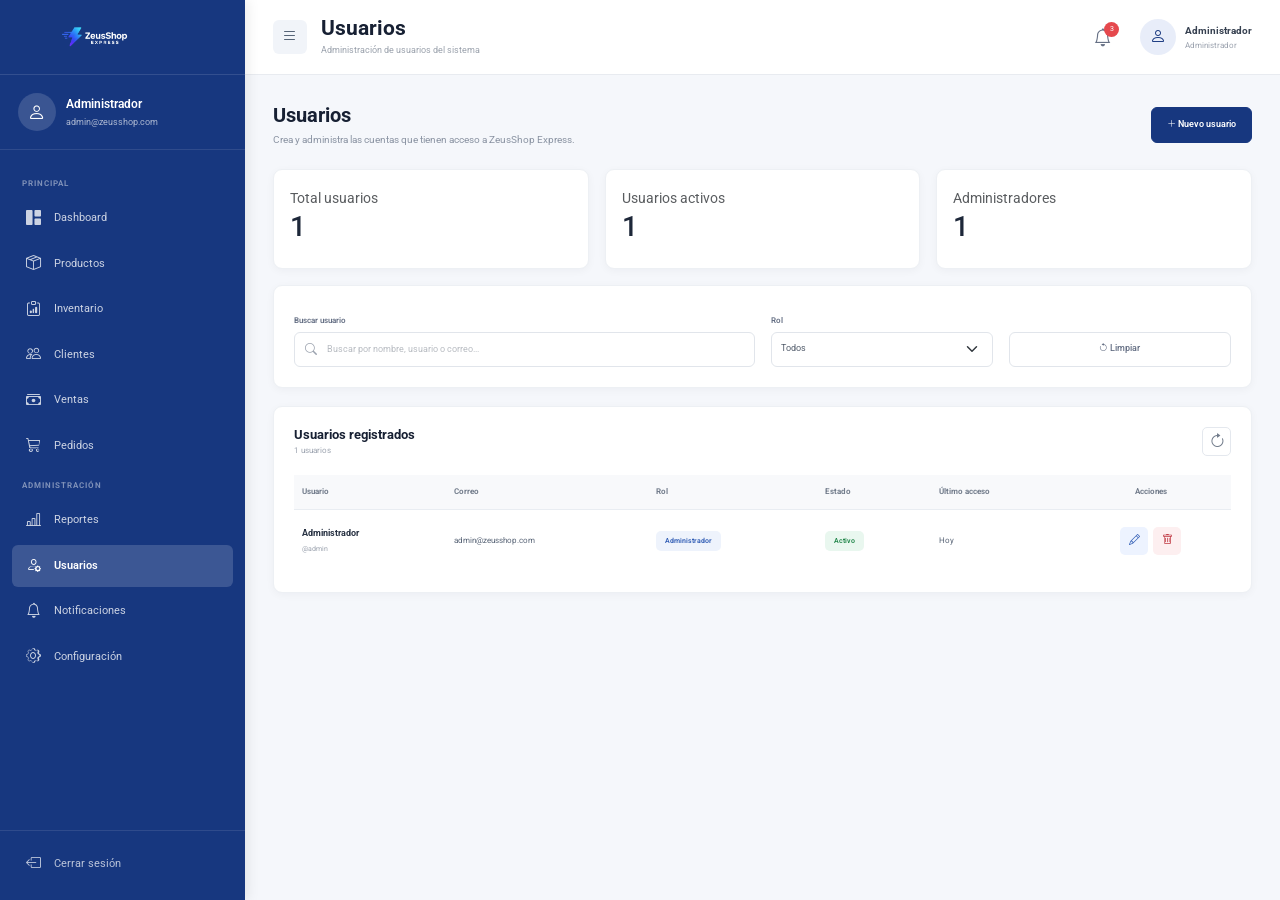
<file: pages/usuarios.html>
<!DOCTYPE html>
<html lang="es">

<head>
    <meta charset="UTF-8">
    <meta name="viewport" content="width=device-width, initial-scale=1.0">

    <title>ZeusShop Express | Usuarios</title>

    <link
        href="https://cdn.jsdelivr.net/npm/bootstrap@5.3.3/dist/css/bootstrap.min.css"
        rel="stylesheet">

    <link
        rel="stylesheet"
        href="https://cdn.jsdelivr.net/npm/bootstrap-icons@1.11.3/font/bootstrap-icons.min.css">

    <link
        href="https://fonts.googleapis.com/css2?family=Roboto:wght@300;400;500;700;900&display=swap"
        rel="stylesheet">

    <link rel="stylesheet" href="../assets/css/styles.css">
</head>

<body class="dashboard-body">

    <!-- SIDEBAR -->

    <aside class="sidebar" id="sidebar">

        <div class="sidebar-logo">
            <img src="../assets/img/logo-sidebar.png" alt="ZeusShop Express">
        </div>

        <div class="sidebar-user">

            <div class="user-avatar">
                <i class="bi bi-person"></i>
            </div>

            <div>
                <strong>Administrador</strong>
                <small>admin@zeusshop.com</small>
            </div>

        </div>

        <nav class="sidebar-menu">

            <p class="menu-title">PRINCIPAL</p>

            <a href="dashboard.html" class="menu-item">
                <i class="bi bi-grid-1x2-fill"></i>
                <span>Dashboard</span>
            </a>

            <a href="productos.html" class="menu-item">
                <i class="bi bi-box-seam"></i>
                <span>Productos</span>
            </a>

            <a href="inventario.html" class="menu-item">
                <i class="bi bi-clipboard-data"></i>
                <span>Inventario</span>
            </a>

            <a href="clientes.html" class="menu-item">
                <i class="bi bi-people"></i>
                <span>Clientes</span>
            </a>

            <a href="ventas.html" class="menu-item">
                <i class="bi bi-cash-stack"></i>
                <span>Ventas</span>
            </a>

            <a href="pedidos.html" class="menu-item">
                <i class="bi bi-cart3"></i>
                <span>Pedidos</span>
            </a>

            <p class="menu-title">ADMINISTRACIÓN</p>

            <a href="reportes.html" class="menu-item">
                <i class="bi bi-bar-chart-line"></i>
                <span>Reportes</span>
            </a>

            <a href="usuarios.html" class="menu-item active">
                <i class="bi bi-person-gear"></i>
                <span>Usuarios</span>
            </a>

            <a href="notificaciones.html" class="menu-item">
                <i class="bi bi-bell"></i>
                <span>Notificaciones</span>
            </a>

            <a href="configuracion.html" class="menu-item">
                <i class="bi bi-gear"></i>
                <span>Configuración</span>
            </a>

        </nav>

        <div class="sidebar-bottom">

            <a href="../index.html" class="menu-item logout">
                <i class="bi bi-box-arrow-left"></i>
                <span>Cerrar sesión</span>
            </a>

        </div>

    </aside>


    <!-- CONTENIDO -->

    <main class="dashboard-main">

        <header class="dashboard-header">

            <div class="header-left">

                <button class="sidebar-toggle" id="sidebarToggle">
                    <i class="bi bi-list"></i>
                </button>

                <div>

                    <h1>Usuarios</h1>

                    <p>
                        Administración de usuarios del sistema
                    </p>

                </div>

            </div>


            <div class="header-right">

                <button class="header-icon">

                    <i class="bi bi-bell"></i>

                    <span class="notification-badge">
                        3
                    </span>

                </button>


                <div class="header-user">

                    <div class="header-avatar">
                        <i class="bi bi-person"></i>
                    </div>

                    <div>

                        <strong>
                            Administrador
                        </strong>

                        <small>
                            Administrador
                        </small>

                    </div>

                </div>

            </div>

        </header>


        <section class="dashboard-content">

            <!-- ENCABEZADO -->

            <div class="products-page-header">

                <div>

                    <h2>
                        Usuarios
                    </h2>

                    <p>
                        Crea y administra las cuentas que tienen acceso a ZeusShop Express.
                    </p>

                </div>


                <button
                    class="btn btn-primary"
                    id="newUserButton">

                    <i class="bi bi-plus-lg"></i>

                    Nuevo usuario

                </button>

            </div>


            <!-- INDICADORES -->

            <div class="row g-3 mb-3">

                <div class="col-12 col-md-4">

                    <div class="dashboard-panel p-3">

                        <small class="text-muted">
                            Total usuarios
                        </small>

                        <h3 id="usersTotal">
                            0
                        </h3>

                    </div>

                </div>


                <div class="col-12 col-md-4">

                    <div class="dashboard-panel p-3">

                        <small class="text-muted">
                            Usuarios activos
                        </small>

                        <h3 id="usersActive">
                            0
                        </h3>

                    </div>

                </div>


                <div class="col-12 col-md-4">

                    <div class="dashboard-panel p-3">

                        <small class="text-muted">
                            Administradores
                        </small>

                        <h3 id="usersAdmins">
                            0
                        </h3>

                    </div>

                </div>

            </div>


            <!-- FILTROS -->

            <div class="dashboard-panel products-filter-panel">

                <div class="row g-3 align-items-end">

                    <div class="col-12 col-lg-6">

                        <label class="form-label">
                            Buscar usuario
                        </label>

                        <div class="product-search">

                            <i class="bi bi-search"></i>

                            <input
                                type="text"
                                id="usersSearch"
                                class="form-control"
                                placeholder="Buscar por nombre, usuario o correo...">

                        </div>

                    </div>


                    <div class="col-12 col-md-4 col-lg-3">

                        <label class="form-label">
                            Rol
                        </label>

                        <select
                            id="usersRoleFilter"
                            class="form-select">

                            <option value="todos">
                                Todos
                            </option>

                            <option value="Administrador">
                                Administrador
                            </option>

                            <option value="Vendedor">
                                Vendedor
                            </option>

                        </select>

                    </div>


                    <div class="col-12 col-md-4 col-lg-3">

                        <button
                            class="btn btn-light w-100"
                            id="clearUsersFilters">

                            <i class="bi bi-arrow-counterclockwise"></i>

                            Limpiar

                        </button>

                    </div>

                </div>

            </div>


            <!-- TABLA -->

            <div class="dashboard-panel products-table-panel">

                <div class="panel-header">

                    <div>

                        <h3>
                            Usuarios registrados
                        </h3>

                        <span id="usersCounter">
                            0 usuarios
                        </span>

                    </div>


                    <button
                        class="table-action-button"
                        id="refreshUsers">

                        <i class="bi bi-arrow-clockwise"></i>

                    </button>

                </div>


                <div class="table-responsive">

                    <table class="table dashboard-table products-table">

                        <thead>

                            <tr>

                                <th>
                                    Usuario
                                </th>

                                <th>
                                    Correo
                                </th>

                                <th>
                                    Rol
                                </th>

                                <th>
                                    Estado
                                </th>

                                <th>
                                    Último acceso
                                </th>

                                <th class="text-center">
                                    Acciones
                                </th>

                            </tr>

                        </thead>


                        <tbody id="usersTableBody"></tbody>

                    </table>

                </div>

            </div>

        </section>

    </main>


    <!-- MODAL -->

    <div
        class="modal fade"
        id="userModal"
        tabindex="-1">

        <div class="modal-dialog modal-dialog-centered">

            <div class="modal-content">

                <div class="modal-header">

                    <div>

                        <h5 class="modal-title" id="userModalTitle">
                            Nuevo usuario
                        </h5>

                        <small>
                            Registra los datos de acceso.
                        </small>

                    </div>

                    <button
                        type="button"
                        class="btn-close"
                        data-bs-dismiss="modal">
                    </button>

                </div>


                <form id="userForm">

                    <div class="modal-body">

                        <input
                            type="hidden"
                            id="userId">


                        <div class="row g-3">


                            <div class="col-12">

                                <label class="form-label">
                                    Nombre completo
                                </label>

                                <input
                                    type="text"
                                    id="userName"
                                    class="form-control"
                                    placeholder="Ej. Juan Pérez"
                                    required>

                            </div>


                            <div class="col-12">

                                <label class="form-label">
                                    Correo electrónico
                                </label>

                                <input
                                    type="email"
                                    id="userEmail"
                                    class="form-control"
                                    placeholder="usuario@zeusshop.com"
                                    required>

                            </div>


                            <div class="col-12">

                                <label class="form-label">
                                    Nombre de usuario
                                </label>

                                <input
                                    type="text"
                                    id="userUsername"
                                    class="form-control"
                                    placeholder="Ej. jperez"
                                    required>

                            </div>


                            <div class="col-12 col-md-6">

                                <label class="form-label">
                                    Contraseña
                                </label>

                                <input
                                    type="password"
                                    id="userPassword"
                                    class="form-control"
                                    placeholder="Contraseña"
                                    required>

                            </div>


                            <div class="col-12 col-md-6">

                                <label class="form-label">
                                    Rol
                                </label>

                                <select
                                    id="userRole"
                                    class="form-select"
                                    required>

                                    <option value="">
                                        Seleccionar rol
                                    </option>

                                    <option value="Administrador">
                                        Administrador
                                    </option>

                                    <option value="Vendedor">
                                        Vendedor
                                    </option>

                                </select>

                            </div>


                            <div class="col-12">

                                <label class="form-label">
                                    Estado
                                </label>

                                <select
                                    id="userStatus"
                                    class="form-select"
                                    required>

                                    <option value="Activo">
                                        Activo
                                    </option>

                                    <option value="Inactivo">
                                        Inactivo
                                    </option>

                                </select>

                            </div>

                        </div>

                    </div>


                    <div class="modal-footer">

                        <button
                            type="button"
                            class="btn btn-light"
                            data-bs-dismiss="modal">

                            Cancelar

                        </button>


                        <button
                            type="submit"
                            class="btn btn-primary">

                            <i class="bi bi-check-lg"></i>

                            Guardar usuario

                        </button>

                    </div>

                </form>

            </div>

        </div>

    </div>


    <script
        src="https://cdn.jsdelivr.net/npm/bootstrap@5.3.3/dist/js/bootstrap.bundle.min.js">
    </script>

    <script src="../assets/js/app.js"></script>

</body>

</html>
</file>
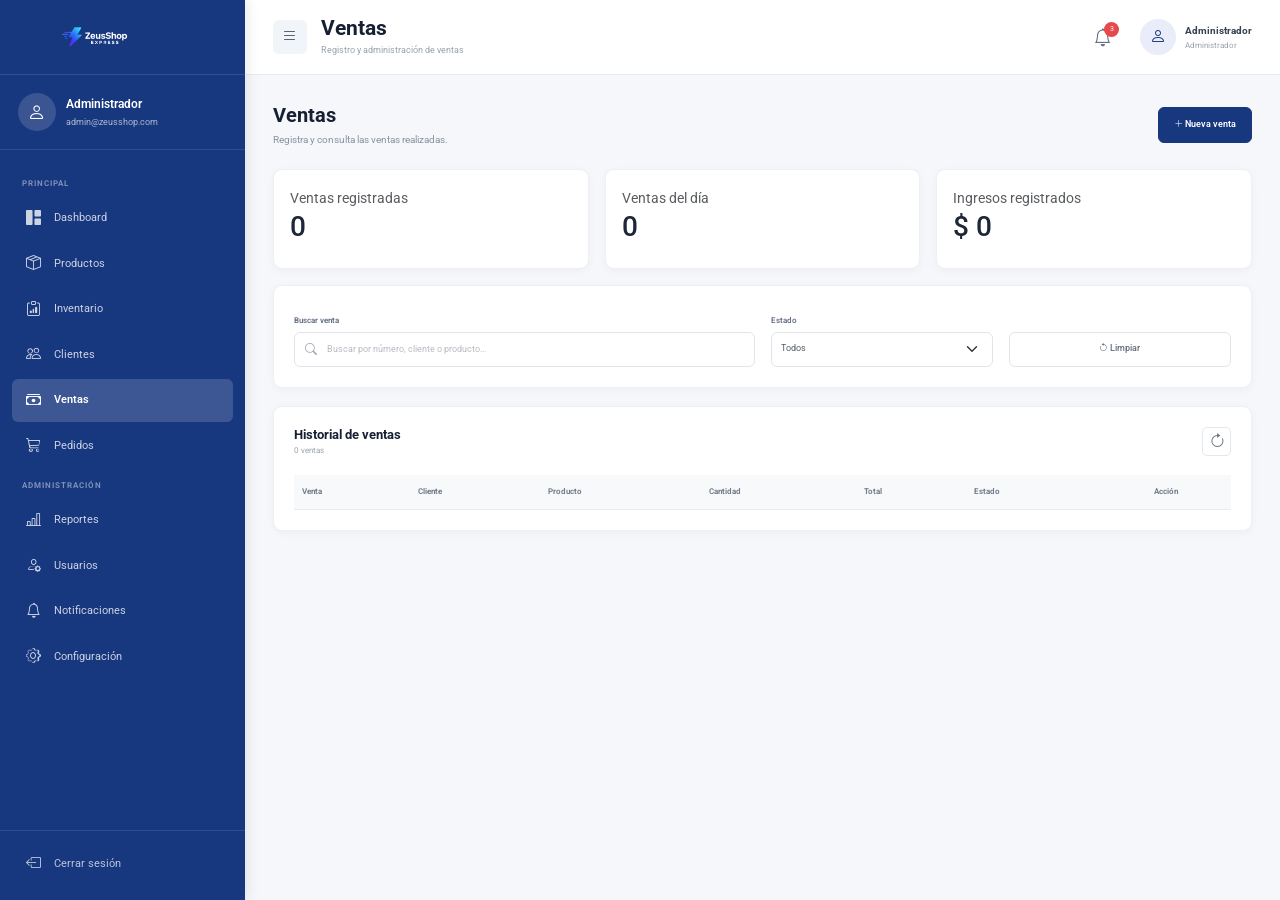
<file: pages/ventas.html>
<!DOCTYPE html>
<html lang="es">

<head>
    <meta charset="UTF-8">
    <meta name="viewport" content="width=device-width, initial-scale=1.0">

    <title>ZeusShop Express | Ventas</title>

    <link
        href="https://cdn.jsdelivr.net/npm/bootstrap@5.3.3/dist/css/bootstrap.min.css"
        rel="stylesheet">

    <link
        rel="stylesheet"
        href="https://cdn.jsdelivr.net/npm/bootstrap-icons@1.11.3/font/bootstrap-icons.min.css">

    <link
        href="https://fonts.googleapis.com/css2?family=Roboto:wght@300;400;500;700;900&display=swap"
        rel="stylesheet">

    <link rel="stylesheet" href="../assets/css/styles.css">
</head>

<body class="dashboard-body">

<aside class="sidebar" id="sidebar">

    <div class="sidebar-logo">
        <img
            src="../assets/img/logo-sidebar.png"
            alt="ZeusShop Express">
    </div>

    <div class="sidebar-user">

        <div class="user-avatar">
            <i class="bi bi-person"></i>
        </div>

        <div>
            <strong>Administrador</strong>
            <small>admin@zeusshop.com</small>
        </div>

    </div>

    <nav class="sidebar-menu">

        <p class="menu-title">PRINCIPAL</p>

        <a href="dashboard.html" class="menu-item">
            <i class="bi bi-grid-1x2-fill"></i>
            <span>Dashboard</span>
        </a>

        <a href="productos.html" class="menu-item">
            <i class="bi bi-box-seam"></i>
            <span>Productos</span>
        </a>

        <a href="inventario.html" class="menu-item">
            <i class="bi bi-clipboard-data"></i>
            <span>Inventario</span>
        </a>

        <a href="clientes.html" class="menu-item">
            <i class="bi bi-people"></i>
            <span>Clientes</span>
        </a>

        <a href="ventas.html" class="menu-item active">
            <i class="bi bi-cash-stack"></i>
            <span>Ventas</span>
        </a>

        <a href="pedidos.html" class="menu-item">
            <i class="bi bi-cart3"></i>
            <span>Pedidos</span>
        </a>

        <p class="menu-title">ADMINISTRACIÓN</p>

        <a href="reportes.html" class="menu-item">
            <i class="bi bi-bar-chart-line"></i>
            <span>Reportes</span>
        </a>

        <a href="usuarios.html" class="menu-item">
            <i class="bi bi-person-gear"></i>
            <span>Usuarios</span>
        </a>

        <a href="notificaciones.html" class="menu-item">
            <i class="bi bi-bell"></i>
            <span>Notificaciones</span>
        </a>

        <a href="configuracion.html" class="menu-item">
            <i class="bi bi-gear"></i>
            <span>Configuración</span>
        </a>

    </nav>

    <div class="sidebar-bottom">

        <a
            href="../index.html"
            class="menu-item logout"
            id="logoutButton">

            <i class="bi bi-box-arrow-left"></i>
            <span>Cerrar sesión</span>

        </a>

    </div>

</aside>


<main class="dashboard-main">

    <header class="dashboard-header">

        <div class="header-left">

            <button
                class="sidebar-toggle"
                id="sidebarToggle">

                <i class="bi bi-list"></i>

            </button>

            <div>

                <h1>Ventas</h1>

                <p>Registro y administración de ventas</p>

            </div>

        </div>

        <div class="header-right">

            <button class="header-icon">

                <i class="bi bi-bell"></i>

                <span class="notification-badge">
                    3
                </span>

            </button>

            <div class="header-user">

                <div class="header-avatar">
                    <i class="bi bi-person"></i>
                </div>

                <div>
                    <strong>Administrador</strong>
                    <small>Administrador</small>
                </div>

            </div>

        </div>

    </header>


    <section class="dashboard-content">

        <div class="products-page-header">

            <div>

                <h2>Ventas</h2>

                <p>
                    Registra y consulta las ventas realizadas.
                </p>

            </div>

            <button
                class="btn btn-primary"
                id="newSaleButton">

                <i class="bi bi-plus-lg"></i>

                Nueva venta

            </button>

        </div>


        <!-- INDICADORES -->

        <div class="row g-3 mb-3">

            <div class="col-12 col-md-4">

                <div class="dashboard-panel p-3">

                    <small class="text-muted">
                        Ventas registradas
                    </small>

                    <h3 id="salesTotalCount">
                        0
                    </h3>

                </div>

            </div>


            <div class="col-12 col-md-4">

                <div class="dashboard-panel p-3">

                    <small class="text-muted">
                        Ventas del día
                    </small>

                    <h3 id="salesTodayCount">
                        0
                    </h3>

                </div>

            </div>


            <div class="col-12 col-md-4">

                <div class="dashboard-panel p-3">

                    <small class="text-muted">
                        Ingresos registrados
                    </small>

                    <h3 id="salesTotalValue">
                        $0
                    </h3>

                </div>

            </div>

        </div>


        <!-- FILTROS -->

        <div class="dashboard-panel products-filter-panel">

            <div class="row g-3 align-items-end">

                <div class="col-12 col-lg-6">

                    <label class="form-label">
                        Buscar venta
                    </label>

                    <div class="product-search">

                        <i class="bi bi-search"></i>

                        <input
                            type="text"
                            id="salesSearch"
                            class="form-control"
                            placeholder="Buscar por número, cliente o producto...">

                    </div>

                </div>


                <div class="col-12 col-md-4 col-lg-3">

                    <label class="form-label">
                        Estado
                    </label>

                    <select
                        id="salesStatusFilter"
                        class="form-select">

                        <option value="todos">
                            Todos
                        </option>

                        <option value="Completada">
                            Completada
                        </option>

                        <option value="Anulada">
                            Anulada
                        </option>

                    </select>

                </div>


                <div class="col-12 col-md-4 col-lg-3">

                    <button
                        class="btn btn-light w-100"
                        id="clearSalesFilters">

                        <i class="bi bi-arrow-counterclockwise"></i>

                        Limpiar

                    </button>

                </div>

            </div>

        </div>


        <!-- TABLA -->

        <div class="dashboard-panel products-table-panel">

            <div class="panel-header">

                <div>

                    <h3>
                        Historial de ventas
                    </h3>

                    <span id="salesCounter">
                        0 ventas
                    </span>

                </div>

                <button
                    class="table-action-button"
                    id="refreshSales">

                    <i class="bi bi-arrow-clockwise"></i>

                </button>

            </div>


            <div class="table-responsive">

                <table class="table dashboard-table products-table">

                    <thead>

                        <tr>

                            <th>
                                Venta
                            </th>

                            <th>
                                Cliente
                            </th>

                            <th>
                                Producto
                            </th>

                            <th>
                                Cantidad
                            </th>

                            <th>
                                Total
                            </th>

                            <th>
                                Estado
                            </th>

                            <th class="text-center">
                                Acción
                            </th>

                        </tr>

                    </thead>

                    <tbody id="salesTableBody"></tbody>

                </table>

            </div>

        </div>

    </section>

</main>


<!-- MODAL NUEVA VENTA -->

<div
    class="modal fade"
    id="saleModal"
    tabindex="-1">

    <div class="modal-dialog modal-dialog-centered">

        <div class="modal-content">

            <div class="modal-header">

                <div>

                    <h5 class="modal-title">
                        Nueva venta
                    </h5>

                    <small>
                        Registra una nueva venta.
                    </small>

                </div>

                <button
                    type="button"
                    class="btn-close"
                    data-bs-dismiss="modal">
                </button>

            </div>


            <form id="saleForm">

                <div class="modal-body">

                    <div class="row g-3">

                        <div class="col-12">

                            <label class="form-label">
                                Cliente
                            </label>

                            <select
                                id="saleClient"
                                class="form-select"
                                required>

                            </select>

                        </div>


                        <div class="col-12">

                            <label class="form-label">
                                Producto
                            </label>

                            <select
                                id="saleProduct"
                                class="form-select"
                                required>

                            </select>

                        </div>


                        <div class="col-12 col-md-6">

                            <label class="form-label">
                                Cantidad
                            </label>

                            <input
                                type="number"
                                id="saleQuantity"
                                class="form-control"
                                min="1"
                                value="1"
                                required>

                        </div>


                        <div class="col-12 col-md-6">

                            <label class="form-label">
                                Precio unitario
                            </label>

                            <input
                                type="number"
                                id="salePrice"
                                class="form-control"
                                readonly>

                        </div>


                        <div class="col-12 col-md-6">

                            <label class="form-label">
                                Descuento
                            </label>

                            <input
                                type="number"
                                id="saleDiscount"
                                class="form-control"
                                min="0"
                                value="0">

                        </div>


                        <div class="col-12 col-md-6">

                            <label class="form-label">
                                Total
                            </label>

                            <input
                                type="text"
                                id="saleTotal"
                                class="form-control"
                                readonly>

                        </div>

                    </div>

                </div>


                <div class="modal-footer">

                    <button
                        type="button"
                        class="btn btn-light"
                        data-bs-dismiss="modal">

                        Cancelar

                    </button>

                    <button
                        type="submit"
                        class="btn btn-primary">

                        <i class="bi bi-check-lg"></i>

                        Registrar venta

                    </button>

                </div>

            </form>

        </div>

    </div>

</div>


<script
    src="https://cdn.jsdelivr.net/npm/bootstrap@5.3.3/dist/js/bootstrap.bundle.min.js">
</script>

<script src="../assets/js/app.js"></script>

</body>

</html>
</file>
<file: assets/css/styles.css>
/* =====================================================
   ZEUSSHOP EXPRESS
   ESTILOS GENERALES - LOGIN
   ===================================================== */


/* -------------------------
   CONFIGURACIÓN GENERAL
------------------------- */

* {
    box-sizing: border-box;
}

body {
    margin: 0;
    font-family: 'Roboto', sans-serif;
    background-color: #ffffff;
    color: #172033;
}


/* -------------------------
   BARRA SUPERIOR
------------------------- */

.login-header {
    width: 100%;
    height: 66px;

    background-color: #17377f;

    display: flex;
    align-items: center;

    padding-left: 20px;
}


.login-header-logo {
    width: 145px;
    height: 55px;

    object-fit: contain;
    object-position: left center;
}


/* -------------------------
   CONTENEDOR DEL LOGIN
------------------------- */

.login-container {
    min-height: calc(100vh - 66px);

    display: flex;
    align-items: flex-start;
    justify-content: center;

    padding-top: 32px;
}


/* -------------------------
   LOGO PRINCIPAL
------------------------- */

.login-brand {
    text-align: center;

    margin-bottom: 10px;
}


.login-logo {
    width: 300px;
    height: 125px;

    object-fit: contain;
}


.login-brand p {
    margin-top: -8px;
    margin-bottom: 12px;

    color: #858b95;

    font-size: 10px;
    font-weight: 400;
}


/* -------------------------
   TARJETA LOGIN
------------------------- */

.login-card {
    width: 100%;

    border: none;

    border-radius: 13px;

    background-color: #ffffff;

    box-shadow:
        0 5px 18px rgba(0, 0, 0, 0.28);

    overflow: hidden;
}


.login-card .card-body {
    padding: 12px 27px 16px;
}


/* -------------------------
   TÍTULO
------------------------- */

.login-title {
    margin: 0;

    text-align: center;

    color: #17377f;

    font-size: 20px;

    font-weight: 700;
}


.login-subtitle {
    margin-top: 3px;
    margin-bottom: 15px;

    text-align: center;

    color: #9ca2aa;

    font-size: 9px;
}


/* -------------------------
   ETIQUETAS
------------------------- */

.form-label {
    margin-bottom: 4px;

    color: #515862;

    font-size: 9px;

    font-weight: 500;
}


/* -------------------------
   CAMPOS
------------------------- */

.form-control,
.form-select {
    height: 31px;

    border: 1px solid #dce0e6;

    border-radius: 6px;

    background-color: #fafbfc;

    color: #6f7680;

    font-size: 9px;

    padding-left: 9px;
}


.form-control::placeholder {
    color: #b7bbc1;
}


.form-control:focus,
.form-select:focus {

    border-color: #4268c5;

    box-shadow:
        0 0 0 2px rgba(66, 104, 197, 0.10);

    background-color: #ffffff;
}


/* -------------------------
   RECORDAR SESIÓN
------------------------- */

.remember-container {

    display: flex;
    justify-content: flex-end;
    align-items: center;

    margin-top: 4px;
    margin-bottom: 7px;
}


.remember-container .form-check-input {
    width: 10px;
    height: 10px;

    margin-top: 0;
}


.remember-container .form-check-label {

    margin-left: 3px;

    color: #9a9fa7;

    font-size: 8px;
}


/* -------------------------
   BOTÓN LOGIN
------------------------- */

.login-button {

    height: 32px;

    border: none;

    border-radius: 6px;

    background-color: #153b91;

    color: #ffffff;

    font-size: 10px;

    font-weight: 700;

    box-shadow:
        0 4px 8px rgba(20, 55, 130, 0.30);

    transition:
        background-color 0.2s ease,
        transform 0.1s ease;
}


.login-button:hover {

    background-color: #102f75;

    color: #ffffff;
}


.login-button:active {

    transform: translateY(1px);
}


/* -------------------------
   MENSAJE DE LOGIN
------------------------- */

#loginMessage {

    min-height: 0;

    font-size: 9px;

    text-align: center;
}


.login-success {

    padding: 7px;

    border-radius: 5px;

    background-color: #e8f7ef;

    color: #197345;
}


.login-error {

    padding: 7px;

    border-radius: 5px;

    background-color: #fdecec;

    color: #b42318;
}


/* -------------------------
   RECUPERAR CONTRASEÑA
------------------------- */

.forgot-password {

    display: inline-block;

    margin-top: 29px;

    color: #7458c6;

    font-size: 9px;

    text-decoration: none;

    transition: color 0.2s ease;
}


.forgot-password:hover {

    color: #4e3b91;

    text-decoration: underline;
}


/* -------------------------
   PIE DE PÁGINA
------------------------- */

.login-footer {

    margin-top: 36px;

    color: #b5b9bf;

    font-size: 8px;
}


/* =====================================================
   RESPONSIVE
   ===================================================== */


/* TABLETS */

@media (max-width: 768px) {

    .login-header {

        height: 62px;

        padding-left: 15px;
    }


    .login-header-logo {

        width: 135px;

        height: 52px;
    }


    .login-container {

        padding-top: 25px;
    }


    .login-logo {

        width: 275px;

        height: 115px;
    }

}


/* CELULARES */

@media (max-width: 576px) {

    .login-container {

        padding-top: 20px;

        padding-left: 15px;
        padding-right: 15px;
    }


    .login-logo {

        width: 250px;

        height: 105px;
    }


    .login-card .card-body {

        padding-left: 23px;
        padding-right: 23px;
    }


    .login-title {

        font-size: 19px;
    }


    .login-footer {

        margin-top: 28px;
    }
body {
    background-color: #e8edf7 !important;
}
}
/* =====================================================
   ZEUSSHOP EXPRESS
   DASHBOARD
   ===================================================== */


/* -------------------------
   CONFIGURACIÓN GENERAL
------------------------- */

.dashboard-body {
    margin: 0;
    min-height: 100vh;

    font-family: 'Roboto', sans-serif;

    background-color: #f5f7fb;

    color: #1d2739;
}


/* =====================================================
   BARRA LATERAL
   ===================================================== */

.sidebar {
    position: fixed;

    top: 0;
    left: 0;
    bottom: 0;

    width: 245px;

    background-color: #17377f;

    color: #ffffff;

    display: flex;
    flex-direction: column;

    z-index: 1000;

    box-shadow: 3px 0 12px rgba(0, 0, 0, 0.08);
}


/* -------------------------
   LOGO SIDEBAR
------------------------- */

.sidebar-logo {
    height: 75px;

    display: flex;
    align-items: center;

    padding: 8px 20px;

    border-bottom: 1px solid rgba(255, 255, 255, 0.12);
}


.sidebar-logo img {
    width: 150px;
    height: 58px;

    object-fit: contain;
}


/* -------------------------
   USUARIO SIDEBAR
------------------------- */

.sidebar-user {
    display: flex;
    align-items: center;

    gap: 10px;

    padding: 18px 18px;

    border-bottom: 1px solid rgba(255, 255, 255, 0.10);
}


.user-avatar {
    width: 38px;
    height: 38px;

    border-radius: 50%;

    background-color: rgba(255, 255, 255, 0.15);

    display: flex;
    align-items: center;
    justify-content: center;

    flex-shrink: 0;
}


.user-avatar i {
    font-size: 18px;
}


.sidebar-user strong {
    display: block;

    font-size: 12px;

    font-weight: 600;
}


.sidebar-user small {
    display: block;

    margin-top: 3px;

    color: rgba(255, 255, 255, 0.65);

    font-size: 9px;
}


/* =====================================================
   MENÚ
   ===================================================== */

.sidebar-menu {
    flex: 1;

    padding: 15px 12px;

    overflow-y: auto;
}


.menu-title {
    margin: 13px 10px 7px;

    color: rgba(255, 255, 255, 0.45);

    font-size: 8px;

    font-weight: 700;

    letter-spacing: 1px;
}


.menu-item {
    display: flex;
    align-items: center;

    gap: 12px;

    width: 100%;

    padding: 10px 12px;

    margin-bottom: 3px;

    border-radius: 6px;

    color: rgba(255, 255, 255, 0.78);

    text-decoration: none;

    font-size: 11px;

    transition:
        background-color 0.2s ease,
        color 0.2s ease;
}


.menu-item i {
    width: 18px;

    text-align: center;

    font-size: 15px;
}


.menu-item:hover {
    color: #ffffff;

    background-color: rgba(255, 255, 255, 0.10);
}


.menu-item.active {
    color: #ffffff;

    background-color: rgba(255, 255, 255, 0.16);

    font-weight: 600;
}


/* -------------------------
   PARTE INFERIOR
------------------------- */

.sidebar-bottom {
    padding: 12px;

    border-top: 1px solid rgba(255, 255, 255, 0.10);
}


.menu-item.logout {
    color: rgba(255, 255, 255, 0.70);
}


.menu-item.logout:hover {
    background-color: rgba(255, 80, 80, 0.14);

    color: #ffffff;
}


/* =====================================================
   CONTENIDO PRINCIPAL
   ===================================================== */

.dashboard-main {
    margin-left: 245px;

    min-height: 100vh;
}


/* =====================================================
   HEADER
   ===================================================== */

.dashboard-header {
    height: 75px;

    background-color: #ffffff;

    border-bottom: 1px solid #e8ebf0;

    display: flex;
    align-items: center;
    justify-content: space-between;

    padding: 0 28px;
}


/* -------------------------
   HEADER IZQUIERDO
------------------------- */

.header-left {
    display: flex;
    align-items: center;

    gap: 14px;
}


.header-left h1 {
    margin: 0;

    color: #172033;

    font-size: 21px;

    font-weight: 700;
}


.header-left p {
    margin: 3px 0 0;

    color: #9aa1ac;

    font-size: 9px;
}


/* -------------------------
   BOTÓN SIDEBAR
------------------------- */

.sidebar-toggle {
    width: 34px;
    height: 34px;

    border: none;

    border-radius: 6px;

    background-color: #f1f4f9;

    color: #526074;

    cursor: pointer;

    display: flex;
    align-items: center;
    justify-content: center;
}


.sidebar-toggle:hover {
    background-color: #e7ebf3;
}


/* -------------------------
   HEADER DERECHO
------------------------- */

.header-right {
    display: flex;
    align-items: center;

    gap: 20px;
}


/* -------------------------
   NOTIFICACIONES
------------------------- */

.header-icon {
    position: relative;

    width: 34px;
    height: 34px;

    border: none;

    background: transparent;

    color: #667085;

    font-size: 18px;

    cursor: pointer;
}


.header-icon:hover {
    color: #17377f;
}


.notification-badge {
    position: absolute;

    top: 2px;
    right: 1px;

    min-width: 15px;
    height: 15px;

    padding: 0 3px;

    border-radius: 20px;

    background-color: #e5484d;

    color: #ffffff;

    font-size: 7px;

    display: flex;
    align-items: center;
    justify-content: center;
}


/* -------------------------
   USUARIO HEADER
------------------------- */

.header-user {
    display: flex;
    align-items: center;

    gap: 9px;
}


.header-avatar {
    width: 36px;
    height: 36px;

    border-radius: 50%;

    background-color: #e8edf9;

    color: #17377f;

    display: flex;
    align-items: center;
    justify-content: center;
}


.header-user strong {
    display: block;

    color: #374151;

    font-size: 10px;
}


.header-user small {
    display: block;

    margin-top: 2px;

    color: #9ca3af;

    font-size: 8px;
}


/* =====================================================
   CONTENIDO
   ===================================================== */

.dashboard-content {
    padding: 28px;
}


/* -------------------------
   BIENVENIDA
------------------------- */

.welcome-section {
    margin-bottom: 25px;
}


.welcome-section h2 {
    margin: 0;

    color: #172033;

    font-size: 20px;

    font-weight: 700;
}


.welcome-section p {
    margin: 5px 0 0;

    color: #8b94a3;

    font-size: 10px;
}


/* =====================================================
   TARJETAS RESUMEN
   ===================================================== */

.summary-card {
    min-height: 112px;

    background-color: #ffffff;

    border: 1px solid #edf0f4;

    border-radius: 9px;

    padding: 20px;

    display: flex;
    align-items: center;

    gap: 15px;

    box-shadow: 0 2px 8px rgba(22, 34, 51, 0.04);

    transition:
        transform 0.2s ease,
        box-shadow 0.2s ease;
}


.summary-card:hover {
    transform: translateY(-2px);

    box-shadow: 0 5px 16px rgba(22, 34, 51, 0.08);
}


.summary-icon {
    width: 46px;
    height: 46px;

    flex-shrink: 0;

    border-radius: 9px;

    display: flex;
    align-items: center;
    justify-content: center;

    font-size: 20px;
}


.sales-icon {
    background-color: #eaf2ff;
    color: #2864d7;
}


.orders-icon {
    background-color: #eaf8f0;
    color: #1f9d63;
}


.products-icon {
    background-color: #fff5e6;
    color: #dc8a18;
}


.clients-icon {
    background-color: #f0eafd;
    color: #7657c7;
}


.summary-card span {
    display: block;

    color: #8b94a3;

    font-size: 9px;
}


.summary-card h3 {
    margin: 4px 0;

    color: #172033;

    font-size: 18px;

    font-weight: 700;
}


.summary-card small {
    color: #9ca3af;

    font-size: 8px;
}


.summary-card small.positive {
    color: #1f9d63;
}


/* =====================================================
   PANELES
   ===================================================== */

.dashboard-panel {
    height: 100%;

    background-color: #ffffff;

    border: 1px solid #edf0f4;

    border-radius: 9px;

    padding: 20px;

    box-shadow: 0 2px 8px rgba(22, 34, 51, 0.04);
}


.panel-header {
    display: flex;
    align-items: center;
    justify-content: space-between;

    margin-bottom: 18px;
}


.panel-header h3 {
    margin: 0;

    color: #172033;

    font-size: 13px;

    font-weight: 700;
}


.panel-header span {
    display: block;

    margin-top: 3px;

    color: #9ca3af;

    font-size: 8px;
}


.panel-link {
    color: #315db5;

    font-size: 8px;

    font-weight: 600;

    text-decoration: none;
}


.panel-link:hover {
    text-decoration: underline;
}


/* =====================================================
   TABLA
   ===================================================== */

.dashboard-table {
    margin-bottom: 0;

    vertical-align: middle;
}


.dashboard-table thead th {
    padding: 9px 8px;

    background-color: #f8f9fb;

    border-bottom: 1px solid #e9edf2;

    color: #7d8795;

    font-size: 8px;

    font-weight: 600;
}


.dashboard-table tbody td {
    padding: 12px 8px;

    border-bottom: 1px solid #f0f2f5;

    color: #525c6b;

    font-size: 8px;
}


.dashboard-table tbody tr:last-child td {
    border-bottom: none;
}


/* =====================================================
   ESTADOS
   ===================================================== */

.status {
    display: inline-block;

    padding: 4px 8px;

    border-radius: 20px;

    font-size: 7px;

    font-weight: 600;
}


.status.completed {
    background-color: #e7f7ee;

    color: #218755;
}


.status.pending {
    background-color: #fff5dc;

    color: #b67800;
}


.status.cancelled {
    background-color: #fdebec;

    color: #c13c46;
}


/* =====================================================
   ALERTAS INVENTARIO
   ===================================================== */

.alert-panel .panel-header > i {
    color: #e49a24;

    font-size: 17px;
}


.inventory-alert {
    display: flex;
    align-items: center;

    gap: 10px;

    padding: 12px 0;

    border-bottom: 1px solid #f0f2f5;
}


.inventory-alert:last-of-type {
    border-bottom: none;
}


.alert-product-icon {
    width: 32px;
    height: 32px;

    flex-shrink: 0;

    border-radius: 7px;

    background-color: #f6f7f9;

    color: #667085;

    display: flex;
    align-items: center;
    justify-content: center;

    font-size: 13px;
}


.alert-product-info {
    flex: 1;

    min-width: 0;
}


.alert-product-info strong {
    display: block;

    color: #3f4856;

    font-size: 9px;

    font-weight: 600;
}


.alert-product-info span {
    display: block;

    margin-top: 3px;

    color: #9ca3af;

    font-size: 7px;
}


.stock-danger,
.stock-warning {
    width: 25px;
    height: 25px;

    border-radius: 50%;

    display: flex;
    align-items: center;
    justify-content: center;

    font-size: 8px;

    font-weight: 700;
}


.stock-danger {
    background-color: #fdebec;

    color: #c13c46;
}


.stock-warning {
    background-color: #fff5dc;

    color: #b67800;
}


.inventory-link {
    display: block;

    margin-top: 12px;

    color: #315db5;

    font-size: 8px;

    text-align: center;

    text-decoration: none;
}


.inventory-link:hover {
    text-decoration: underline;
}


/* =====================================================
   ACTIVIDAD
   ===================================================== */

.activity-list {
    display: flex;
    flex-direction: column;
}


.activity-item {
    display: flex;

    gap: 11px;

    padding: 12px 0;

    border-bottom: 1px solid #f0f2f5;
}


.activity-item:last-child {
    border-bottom: none;
}


.activity-icon {
    width: 32px;
    height: 32px;

    flex-shrink: 0;

    border-radius: 50%;

    background-color: #edf3ff;

    color: #315db5;

    display: flex;
    align-items: center;
    justify-content: center;

    font-size: 12px;
}


.activity-item strong {
    display: block;

    color: #3f4856;

    font-size: 9px;
}


.activity-item p {
    margin: 3px 0;

    color: #7d8795;

    font-size: 8px;
}


.activity-item small {
    color: #b0b5bd;

    font-size: 7px;
}


/* =====================================================
   ACCIONES RÁPIDAS
   ===================================================== */

.quick-actions {
    display: grid;

    grid-template-columns: 1fr 1fr;

    gap: 10px;
}


.quick-action {
    min-height: 80px;

    border: 1px solid #edf0f4;

    border-radius: 8px;

    background-color: #fafbfc;

    color: #596577;

    text-decoration: none;

    display: flex;
    flex-direction: column;

    align-items: center;
    justify-content: center;

    gap: 8px;

    transition: all 0.2s ease;
}


.quick-action i {
    color: #315db5;

    font-size: 20px;
}


.quick-action span {
    color: #667085;

    font-size: 8px;

    font-weight: 500;
}


.quick-action:hover {
    background-color: #f1f5ff;

    border-color: #dce5fb;

    transform: translateY(-2px);
}


/* =====================================================
   RESPONSIVE
   ===================================================== */

@media (max-width: 992px) {

    .sidebar {
        transform: translateX(-100%);

        transition: transform 0.25s ease;
    }


    .sidebar.open {
        transform: translateX(0);
    }


    .dashboard-main {
        margin-left: 0;
    }


    .dashboard-header {
        padding: 0 20px;
    }


    .dashboard-content {
        padding: 20px;
    }

}


@media (max-width: 576px) {

    .dashboard-header {
        height: 65px;

        padding: 0 14px;
    }


    .header-user {
        display: none;
    }


    .header-left h1 {
        font-size: 17px;
    }


    .dashboard-content {
        padding: 15px;
    }


    .welcome-section h2 {
        font-size: 17px;
    }


    .summary-card {
        padding: 15px;
    }


    .dashboard-panel {
        padding: 15px;
    }


    .quick-actions {
        grid-template-columns: 1fr 1fr;
    }

}
/* =====================================================
   ZEUSSHOP EXPRESS
   MÓDULO DE PRODUCTOS
   ===================================================== */


/* =====================================================
   ENCABEZADO DE PRODUCTOS
   ===================================================== */

.products-page-header {
    display: flex;
    align-items: center;
    justify-content: space-between;

    margin-bottom: 22px;
}


.products-page-header h2 {
    margin: 0;

    color: #172033;

    font-size: 20px;

    font-weight: 700;
}


.products-page-header p {
    margin: 5px 0 0;

    color: #8b94a3;

    font-size: 10px;
}


.products-page-header .btn {
    min-height: 36px;

    padding: 0 15px;

    border-radius: 6px;

    background-color: #17377f;

    border-color: #17377f;

    font-size: 9px;

    font-weight: 600;
}


.products-page-header .btn:hover {
    background-color: #102f70;

    border-color: #102f70;
}


/* =====================================================
   PANEL DE FILTROS
   ===================================================== */

.products-filter-panel {
    margin-bottom: 18px;
}


.products-filter-panel .form-label {
    margin-bottom: 5px;

    color: #667085;

    font-size: 8px;

    font-weight: 600;
}


.products-filter-panel .form-control,
.products-filter-panel .form-select {
    height: 35px;

    border-color: #e1e5eb;

    background-color: #ffffff;

    color: #525c6b;

    font-size: 9px;
}


.products-filter-panel .form-control:focus,
.products-filter-panel .form-select:focus {
    border-color: #315db5;

    box-shadow:
        0 0 0 2px rgba(49, 93, 181, 0.08);
}


/* =====================================================
   BUSCADOR
   ===================================================== */

.product-search {
    position: relative;
}


.product-search > i {
    position: absolute;

    left: 11px;
    top: 50%;

    transform: translateY(-50%);

    color: #9ca3af;

    font-size: 12px;

    z-index: 2;
}


.product-search .form-control {
    padding-left: 32px;
}


.products-filter-panel .btn-light {
    height: 35px;

    border: 1px solid #e1e5eb;

    background-color: #ffffff;

    color: #667085;

    font-size: 9px;

    font-weight: 500;
}


.products-filter-panel .btn-light:hover {
    background-color: #f5f7fa;

    border-color: #d7dce3;
}


/* =====================================================
   TABLA DE PRODUCTOS
   ===================================================== */

.products-table-panel {
    overflow: hidden;
}


.products-table {
    min-width: 850px;
}


.products-table thead th {
    white-space: nowrap;

    padding-top: 11px;
    padding-bottom: 11px;

    color: #737d8c;

    font-size: 8px;

    font-weight: 700;
}


.products-table tbody td {
    height: 62px;

    vertical-align: middle;

    color: #596577;

    font-size: 8px;
}


/* =====================================================
   INFORMACIÓN DEL PRODUCTO
   ===================================================== */

.product-name-cell {
    display: flex;
    align-items: center;

    gap: 10px;

    min-width: 190px;
}


.product-image {
    width: 36px;
    height: 36px;

    flex-shrink: 0;

    border-radius: 7px;

    background-color: #edf2fb;

    color: #315db5;

    display: flex;
    align-items: center;
    justify-content: center;

    font-size: 16px;
}


.product-name-cell strong {
    display: block;

    margin-bottom: 3px;

    color: #3f4856;

    font-size: 9px;

    font-weight: 600;
}


.product-name-cell small {
    display: block;

    color: #9ca3af;

    font-size: 7px;
}


/* =====================================================
   STOCK
   ===================================================== */

.stock-normal,
.stock-warning-text,
.stock-danger-text {
    display: inline-flex;

    align-items: center;
    justify-content: center;

    min-width: 27px;

    height: 24px;

    padding: 0 7px;

    border-radius: 5px;

    font-size: 8px;

    font-weight: 600;
}


.stock-normal {
    background-color: #edf8f2;

    color: #218755;
}


.stock-warning-text {
    background-color: #fff5dc;

    color: #b67800;
}


.stock-danger-text {
    background-color: #fdebec;

    color: #c13c46;
}


/* =====================================================
   ACCIONES DE PRODUCTO
   ===================================================== */

.product-actions {
    display: flex;

    align-items: center;
    justify-content: center;

    gap: 5px;
}


.product-action {
    width: 28px;
    height: 28px;

    border: none;

    border-radius: 5px;

    display: flex;
    align-items: center;
    justify-content: center;

    cursor: pointer;

    transition: all 0.2s ease;
}


.product-action.edit {
    background-color: #edf3ff;

    color: #315db5;
}


.product-action.edit:hover {
    background-color: #dce8ff;

    color: #17377f;
}


.product-action.delete {
    background-color: #fdeff0;

    color: #c13c46;
}


.product-action.delete:hover {
    background-color: #fbdfe1;

    color: #a92d38;
}


.product-action i {
    font-size: 11px;
}


/* =====================================================
   BOTÓN DE ACTUALIZAR
   ===================================================== */

.product-table-actions {
    display: flex;

    align-items: center;

    gap: 5px;
}


.table-action-button {
    width: 29px;
    height: 29px;

    border: 1px solid #e4e8ee;

    border-radius: 5px;

    background-color: #ffffff;

    color: #727c8b;

    cursor: pointer;

    display: flex;
    align-items: center;
    justify-content: center;

    transition: all 0.2s ease;
}


.table-action-button:hover {
    background-color: #f4f6f9;

    color: #315db5;
}


/* =====================================================
   PAGINACIÓN
   ===================================================== */

.products-pagination {
    display: flex;

    align-items: center;
    justify-content: space-between;

    padding-top: 15px;

    margin-top: 4px;

    border-top: 1px solid #f0f2f5;
}


.products-pagination > span {
    color: #9ca3af;

    font-size: 8px;
}


.products-pagination > div {
    display: flex;

    align-items: center;

    gap: 4px;
}


.pagination-button {
    min-width: 27px;
    height: 27px;

    padding: 0 7px;

    border: 1px solid #e1e5eb;

    border-radius: 5px;

    background-color: #ffffff;

    color: #667085;

    font-size: 8px;

    cursor: pointer;

    display: flex;
    align-items: center;
    justify-content: center;
}


.pagination-button:hover:not(:disabled) {
    background-color: #f2f5fb;

    border-color: #cdd7e8;

    color: #315db5;
}


.pagination-button.active {
    background-color: #17377f;

    border-color: #17377f;

    color: #ffffff;
}


.pagination-button:disabled {
    opacity: 0.45;

    cursor: not-allowed;
}


/* =====================================================
   MODAL DE PRODUCTO
   ===================================================== */

#productModal .modal-content {
    border: none;

    border-radius: 10px;

    box-shadow:
        0 15px 45px rgba(20, 35, 65, 0.20);

    overflow: hidden;
}


#productModal .modal-header {
    padding: 18px 22px;

    border-bottom: 1px solid #edf0f4;
}


#productModal .modal-title {
    margin: 0;

    color: #172033;

    font-size: 15px;

    font-weight: 700;
}


#productModal .modal-header small {
    display: block;

    margin-top: 3px;

    color: #9ca3af;

    font-size: 8px;
}


#productModal .modal-body {
    padding: 22px;
}


#productModal .form-label {
    margin-bottom: 5px;

    color: #596577;

    font-size: 8px;

    font-weight: 600;
}


#productModal .form-control,
#productModal .form-select {
    height: 35px;

    border-color: #e0e4ea;

    font-size: 9px;
}


#productModal .form-control:focus,
#productModal .form-select:focus {
    border-color: #315db5;

    box-shadow:
        0 0 0 2px rgba(49, 93, 181, 0.08);
}


#productModal .modal-footer {
    padding: 14px 22px;

    border-top: 1px solid #edf0f4;
}


#productModal .modal-footer .btn {
    height: 34px;

    padding: 0 15px;

    border-radius: 5px;

    font-size: 8px;

    font-weight: 600;
}


#productModal .modal-footer .btn-primary {
    background-color: #17377f;

    border-color: #17377f;
}


#productModal .modal-footer .btn-primary:hover {
    background-color: #102f70;

    border-color: #102f70;
}


/* =====================================================
   RESPONSIVE PRODUCTOS
   ===================================================== */

@media (max-width: 992px) {

    .products-page-header {
        align-items: flex-start;

        gap: 15px;
    }

}


@media (max-width: 576px) {

    .products-page-header {
        flex-direction: column;
    }


    .products-page-header .btn {
        width: 100%;
    }


    .products-filter-panel {
        padding: 15px;
    }


    .products-pagination {
        flex-direction: column;

        align-items: flex-start;

        gap: 12px;
    }


    .product-name-cell {
        min-width: 175px;
    }


    #productModal .modal-body {
        padding: 17px;
    }

}
/* =====================================================
   CLIENTES
   ===================================================== */

#clientModal .modal-content {
    border: none;
    border-radius: 10px;
    box-shadow: 0 15px 45px rgba(20, 35, 65, 0.20);
    overflow: hidden;
}

#clientModal .modal-header {
    padding: 18px 22px;
    border-bottom: 1px solid #edf0f4;
}

#clientModal .modal-title {
    color: #172033;
    font-size: 15px;
    font-weight: 700;
}

#clientModal .modal-header small {
    display: block;
    margin-top: 3px;
    color: #9ca3af;
    font-size: 8px;
}

#clientModal .modal-body {
    padding: 22px;
}

#clientModal .form-label {
    margin-bottom: 5px;
    color: #596577;
    font-size: 8px;
    font-weight: 600;
}

#clientModal .form-control,
#clientModal .form-select {
    height: 35px;
    border-color: #e0e4ea;
    font-size: 9px;
}

#clientModal .form-control:focus,
#clientModal .form-select:focus {
    border-color: #315db5;
    box-shadow: 0 0 0 2px rgba(49, 93, 181, 0.08);
}

#clientModal .modal-footer {
    padding: 14px 22px;
    border-top: 1px solid #edf0f4;
}

#clientModal .modal-footer .btn {
    height: 34px;
    padding: 0 15px;
    border-radius: 5px;
    font-size: 8px;
    font-weight: 600;
}

#clientModal .modal-footer .btn-primary {
    background-color: #17377f;
    border-color: #17377f;
}

.client-contact strong {
    color: #596577;
    font-size: 8px;
}

.client-contact small {
    display: block;
    color: #9ca3af;
    font-size: 7px;
    margin-top: 3px;
}

@media (max-width: 576px) {
    #clientModal .modal-body {
        padding: 17px;
    }
}
/* =====================================================
   INVENTARIO
===================================================== */

.inventory-stock-normal {
    color: #198754;
    font-weight: 600;
}

.inventory-stock-low {
    color: #d98b00;
    font-weight: 700;
}

.inventory-stock-empty {
    color: #dc3545;
    font-weight: 700;
}

.inventory-product-cell {
    display: flex;
    align-items: center;
    gap: 9px;
}

.inventory-product-cell .product-image {
    flex-shrink: 0;
}

.inventory-product-info strong {
    display: block;
    color: #273142;
    font-size: 9px;
}

.inventory-product-info small {
    display: block;
    margin-top: 3px;
    color: #9aa3af;
    font-size: 7px;
}

.inventory-stock-number {
    font-size: 12px;
    font-weight: 700;
}

.inventory-movement-entry {
    color: #198754;
}

.inventory-movement-exit {
    color: #dc3545;
}

#movementModal .modal-content {
    border: none;
    border-radius: 10px;
    overflow: hidden;
}

#movementModal .modal-header {
    padding: 18px 22px;
    border-bottom: 1px solid #edf0f4;
}

#movementModal .modal-title {
    color: #172033;
    font-size: 15px;
    font-weight: 700;
}

#movementModal .modal-header small {
    display: block;
    margin-top: 3px;
    color: #9ca3af;
    font-size: 8px;
}

#movementModal .modal-body {
    padding: 22px;
}

#movementModal .form-label {
    margin-bottom: 5px;
    color: #596577;
    font-size: 8px;
    font-weight: 600;
}

#movementModal .form-control,
#movementModal .form-select {
    height: 35px;
    border-color: #e0e4ea;
    font-size: 9px;
}

#movementModal .form-control:focus,
#movementModal .form-select:focus {
    border-color: #315db5;
    box-shadow: 0 0 0 2px rgba(49, 93, 181, 0.08);
}

#movementModal .modal-footer {
    padding: 14px 22px;
    border-top: 1px solid #edf0f4;
}

#movementModal .modal-footer .btn {
    height: 34px;
    padding: 0 15px;
    border-radius: 5px;
    font-size: 8px;
    font-weight: 600;
}
/* =====================================================
   VENTAS
===================================================== */

#saleModal .modal-content {
    border: none;
    border-radius: 10px;
    overflow: hidden;
    box-shadow: 0 15px 45px rgba(20, 35, 65, 0.20);
}

#saleModal .modal-header {
    padding: 18px 22px;
    border-bottom: 1px solid #edf0f4;
}

#saleModal .modal-title {
    color: #172033;
    font-size: 15px;
    font-weight: 700;
}

#saleModal .modal-header small {
    display: block;
    margin-top: 3px;
    color: #9ca3af;
    font-size: 8px;
}

#saleModal .modal-body {
    padding: 22px;
}

#saleModal .form-label {
    margin-bottom: 5px;
    color: #596577;
    font-size: 8px;
    font-weight: 600;
}

#saleModal .form-control,
#saleModal .form-select {
    height: 35px;
    border-color: #e0e4ea;
    font-size: 9px;
}

#saleModal .form-control:focus,
#saleModal .form-select:focus {
    border-color: #315db5;
    box-shadow: 0 0 0 2px rgba(49, 93, 181, 0.08);
}

#saleModal .modal-footer {
    padding: 14px 22px;
    border-top: 1px solid #edf0f4;
}

#saleModal .modal-footer .btn {
    height: 34px;
    padding: 0 15px;
    border-radius: 5px;
    font-size: 8px;
    font-weight: 600;
}

.sale-total-value {
    font-weight: 700;
    color: #17377f;
}

.sale-client-cell strong,
.sale-product-cell strong {
    display: block;
    color: #273142;
    font-size: 9px;
}

.sale-client-cell small,
.sale-product-cell small {
    display: block;
    color: #9ca3af;
    font-size: 7px;
    margin-top: 3px;
}
/* =====================================================
   PEDIDOS
===================================================== */

#orderModal .modal-content,
#orderDetailModal .modal-content {
    border: none;
    border-radius: 10px;
    overflow: hidden;
    box-shadow: 0 15px 45px rgba(20, 35, 65, 0.20);
}

#orderModal .modal-header,
#orderDetailModal .modal-header {
    padding: 18px 22px;
    border-bottom: 1px solid #edf0f4;
}

#orderModal .modal-title,
#orderDetailModal .modal-title {
    color: #172033;
    font-size: 15px;
    font-weight: 700;
}

#orderModal .modal-header small {
    display: block;
    margin-top: 3px;
    color: #9ca3af;
    font-size: 8px;
}

#orderModal .modal-body,
#orderDetailModal .modal-body {
    padding: 22px;
}

#orderModal .form-label {
    margin-bottom: 5px;
    color: #596577;
    font-size: 8px;
    font-weight: 600;
}

#orderModal .form-control,
#orderModal .form-select {
    border-color: #e0e4ea;
    font-size: 9px;
}

#orderModal .form-control:not(textarea),
#orderModal .form-select {
    height: 35px;
}

#orderModal .form-control:focus,
#orderModal .form-select:focus {
    border-color: #315db5;
    box-shadow: 0 0 0 2px rgba(49, 93, 181, 0.08);
}

#orderModal .modal-footer,
#orderDetailModal .modal-footer {
    padding: 14px 22px;
    border-top: 1px solid #edf0f4;
}

#orderModal .modal-footer .btn,
#orderDetailModal .modal-footer .btn {
    height: 34px;
    padding: 0 15px;
    border-radius: 5px;
    font-size: 8px;
    font-weight: 600;
}

.order-client-cell strong,
.order-product-cell strong {
    display: block;
    color: #273142;
    font-size: 9px;
}

.order-client-cell small,
.order-product-cell small {
    display: block;
    color: #9ca3af;
    font-size: 7px;
    margin-top: 3px;
}

.order-total-value {
    color: #17377f;
    font-weight: 700;
}

.order-detail-row {
    display: flex;
    justify-content: space-between;
    gap: 15px;
    padding: 11px 0;
    border-bottom: 1px solid #edf0f4;
}

.order-detail-row:last-child {
    border-bottom: none;
}

.order-detail-label {
    color: #8b95a5;
    font-size: 8px;
}

.order-detail-value {
    color: #273142;
    font-size: 9px;
    font-weight: 600;
    text-align: right;
}

.order-status-select {
    width: 115px;
    height: 30px;
    border: 1px solid #e0e4ea;
    border-radius: 5px;
    font-size: 8px;
    padding: 0 7px;
    background: white;
}
/* =====================================================
   REPORTES
===================================================== */

.report-card {
    min-height: 105px;
    display: flex;
    align-items: center;
    gap: 14px;
    padding: 18px;
}

.report-card small {
    display: block;
    color: #929bab;
    font-size: 8px;
    margin-bottom: 5px;
}

.report-card h3 {
    margin: 0;
    color: #172033;
    font-size: 17px;
    font-weight: 700;
}

.report-icon {
    width: 43px;
    height: 43px;
    border-radius: 8px;
    background: #eef3fc;
    color: #315db5;
    display: flex;
    align-items: center;
    justify-content: center;
    font-size: 18px;
}

.chart-panel {
    padding: 18px;
}

.chart-container {
    position: relative;
    height: 280px;
    margin-top: 15px;
}

.chart-small {
    height: 280px;
    display: flex;
    align-items: center;
    justify-content: center;
}

.chart-small canvas {
    max-height: 260px;
}

.chart-panel .panel-header {
    margin-bottom: 0;
}

.chart-panel .panel-header h3 {
    margin-bottom: 3px;
}

.chart-panel .panel-header span {
    font-size: 8px;
    color: #9ca3af;
}

#recentSalesBody td,
#recentOrdersBody td {
    vertical-align: middle;
}
/* =====================================================
   USUARIOS
===================================================== */

#userModal .modal-content {
    border: none;
    border-radius: 10px;
    overflow: hidden;
    box-shadow: 0 15px 45px rgba(20, 35, 65, 0.20);
}

#userModal .modal-header {
    padding: 18px 22px;
    border-bottom: 1px solid #edf0f4;
}

#userModal .modal-title {
    color: #172033;
    font-size: 15px;
    font-weight: 700;
}

#userModal .modal-header small {
    display: block;
    margin-top: 3px;
    color: #9ca3af;
    font-size: 8px;
}

#userModal .modal-body {
    padding: 22px;
}

#userModal .form-label {
    margin-bottom: 5px;
    color: #596577;
    font-size: 8px;
    font-weight: 600;
}

#userModal .form-control,
#userModal .form-select {
    border-color: #e0e4ea;
    font-size: 9px;
}

#userModal .form-control,
#userModal .form-select {
    height: 35px;
}

#userModal .form-control:focus,
#userModal .form-select:focus {
    border-color: #315db5;
    box-shadow: 0 0 0 2px rgba(49, 93, 181, 0.08);
}

#userModal .modal-footer {
    padding: 14px 22px;
    border-top: 1px solid #edf0f4;
}

#userModal .modal-footer .btn {
    height: 34px;
    padding: 0 15px;
    border-radius: 5px;
    font-size: 8px;
    font-weight: 600;
}

.user-table-name strong {
    display: block;
    color: #273142;
    font-size: 9px;
}

.user-table-name small {
    display: block;
    color: #9ca3af;
    font-size: 7px;
    margin-top: 3px;
}

.user-role-badge {
    display: inline-flex;
    align-items: center;
    padding: 5px 9px;
    border-radius: 5px;
    background: #eef3fc;
    color: #315db5;
    font-size: 7px;
    font-weight: 600;
}

.user-active-badge {
    display: inline-flex;
    align-items: center;
    padding: 5px 9px;
    border-radius: 5px;
    background: #e9f7ef;
    color: #21864a;
    font-size: 7px;
    font-weight: 600;
}

.user-inactive-badge {
    display: inline-flex;
    align-items: center;
    padding: 5px 9px;
    border-radius: 5px;
    background: #fcecec;
    color: #c53b3b;
    font-size: 7px;
    font-weight: 600;
}
/* =====================================================
   NOTIFICACIONES
===================================================== */

.notification-stat {
    min-height: 95px;
    padding: 17px;
    display: flex;
    align-items: center;
    gap: 13px;
}

.notification-stat-icon {
    width: 42px;
    height: 42px;
    border-radius: 8px;
    background: #eef3fc;
    color: #315db5;
    display: flex;
    align-items: center;
    justify-content: center;
    font-size: 17px;
}

.notification-stat small {
    display: block;
    color: #929bab;
    font-size: 8px;
    margin-bottom: 3px;
}

.notification-stat h3 {
    margin: 0;
    font-size: 18px;
    color: #172033;
}

.notifications-panel {
    padding: 18px;
}

.notification-item {
    position: relative;
    display: flex;
    align-items: flex-start;
    gap: 14px;
    padding: 15px 5px;
    border-bottom: 1px solid #edf0f4;
    transition: 0.2s;
}

.notification-item:last-child {
    border-bottom: none;
}

.notification-item:hover {
    background: #fafbfd;
}

.notification-item.unread {
    background: #f7f9fd;
}

.notification-item.unread::before {
    content: "";
    position: absolute;
    left: -1px;
    top: 17px;
    width: 3px;
    height: 34px;
    border-radius: 5px;
    background: #315db5;
}

.notification-icon {
    width: 38px;
    height: 38px;
    min-width: 38px;
    border-radius: 8px;
    display: flex;
    align-items: center;
    justify-content: center;
    background: #eef3fc;
    color: #315db5;
    font-size: 15px;
}

.notification-content {
    flex: 1;
    min-width: 0;
}

.notification-content h4 {
    margin: 0 0 4px;
    color: #273142;
    font-size: 10px;
    font-weight: 700;
}

.notification-content p {
    margin: 0;
    color: #7b8493;
    font-size: 8px;
    line-height: 1.5;
}

.notification-time {
    display: block;
    margin-top: 5px;
    color: #a0a7b3;
    font-size: 7px;
}

.notification-actions {
    display: flex;
    gap: 5px;
}

.notification-action {
    width: 28px;
    height: 28px;
    border: 1px solid #e5e8ed;
    background: #fff;
    color: #687384;
    border-radius: 5px;
    display: flex;
    align-items: center;
    justify-content: center;
    font-size: 11px;
    transition: 0.2s;
}

.notification-action:hover {
    background: #f3f5f8;
}

.notification-empty {
    text-align: center;
    padding: 55px 20px;
    color: #929bab;
}

.notification-empty i {
    display: block;
    margin-bottom: 10px;
    font-size: 30px;
}

.notification-empty strong {
    display: block;
    color: #596577;
    font-size: 10px;
    margin-bottom: 5px;
}

.notification-empty span {
    font-size: 8px;
}
/* =====================================================
   CONFIGURACIÓN
===================================================== */

.settings-panel {
    padding: 20px;
}

.settings-header {
    display: flex;
    align-items: center;
    gap: 12px;
    padding-bottom: 18px;
    margin-bottom: 18px;
    border-bottom: 1px solid #edf0f4;
}

.settings-icon {
    width: 40px;
    height: 40px;
    min-width: 40px;
    border-radius: 8px;
    background: #eef3fc;
    color: #315db5;
    display: flex;
    align-items: center;
    justify-content: center;
    font-size: 16px;
}

.settings-header h3 {
    margin: 0;
    color: #273142;
    font-size: 11px;
    font-weight: 700;
}

.settings-header p {
    margin: 4px 0 0;
    color: #9aa2af;
    font-size: 8px;
}

.settings-panel .form-label {
    margin-bottom: 5px;
    color: #596577;
    font-size: 8px;
    font-weight: 600;
}

.settings-panel .form-control,
.settings-panel .form-select {
    height: 35px;
    border-color: #e0e4ea;
    font-size: 9px;
}

.settings-panel .form-control:focus,
.settings-panel .form-select:focus {
    border-color: #315db5;
    box-shadow: 0 0 0 2px rgba(49, 93, 181, 0.08);
}

.settings-footer {
    display: flex;
    justify-content: flex-end;
    margin-top: 20px;
    padding-top: 15px;
    border-top: 1px solid #edf0f4;
}

.settings-footer .btn {
    height: 34px;
    padding: 0 15px;
    border-radius: 5px;
    font-size: 8px;
    font-weight: 600;
}

.settings-option {
    min-height: 65px;
    display: flex;
    align-items: center;
    justify-content: space-between;
    gap: 15px;
    border-bottom: 1px solid #edf0f4;
}

.settings-option:last-of-type {
    border-bottom: none;
}

.settings-option strong {
    display: block;
    color: #3c4656;
    font-size: 9px;
}

.settings-option small {
    display: block;
    margin-top: 3px;
    color: #9aa2af;
    font-size: 7px;
}

.settings-option .form-check {
    margin: 0;
}

.settings-option .form-check-input {
    width: 32px;
    height: 17px;
    cursor: pointer;
}

.settings-danger-panel {
    padding: 18px;
    display: flex;
    align-items: center;
    justify-content: space-between;
    gap: 20px;
}

.settings-danger-panel h3 {
    margin: 0;
    color: #4a5260;
    font-size: 10px;
    font-weight: 700;
}

.settings-danger-panel p {
    margin: 5px 0 0;
    color: #9aa2af;
    font-size: 8px;
}

.settings-danger-panel .btn {
    height: 34px;
    font-size: 8px;
    white-space: nowrap;
}

@media (max-width: 768px) {

    .settings-danger-panel {
        align-items: flex-start;
        flex-direction: column;
    }

    .settings-danger-panel .btn {
        width: 100%;
    }

}
</file>
